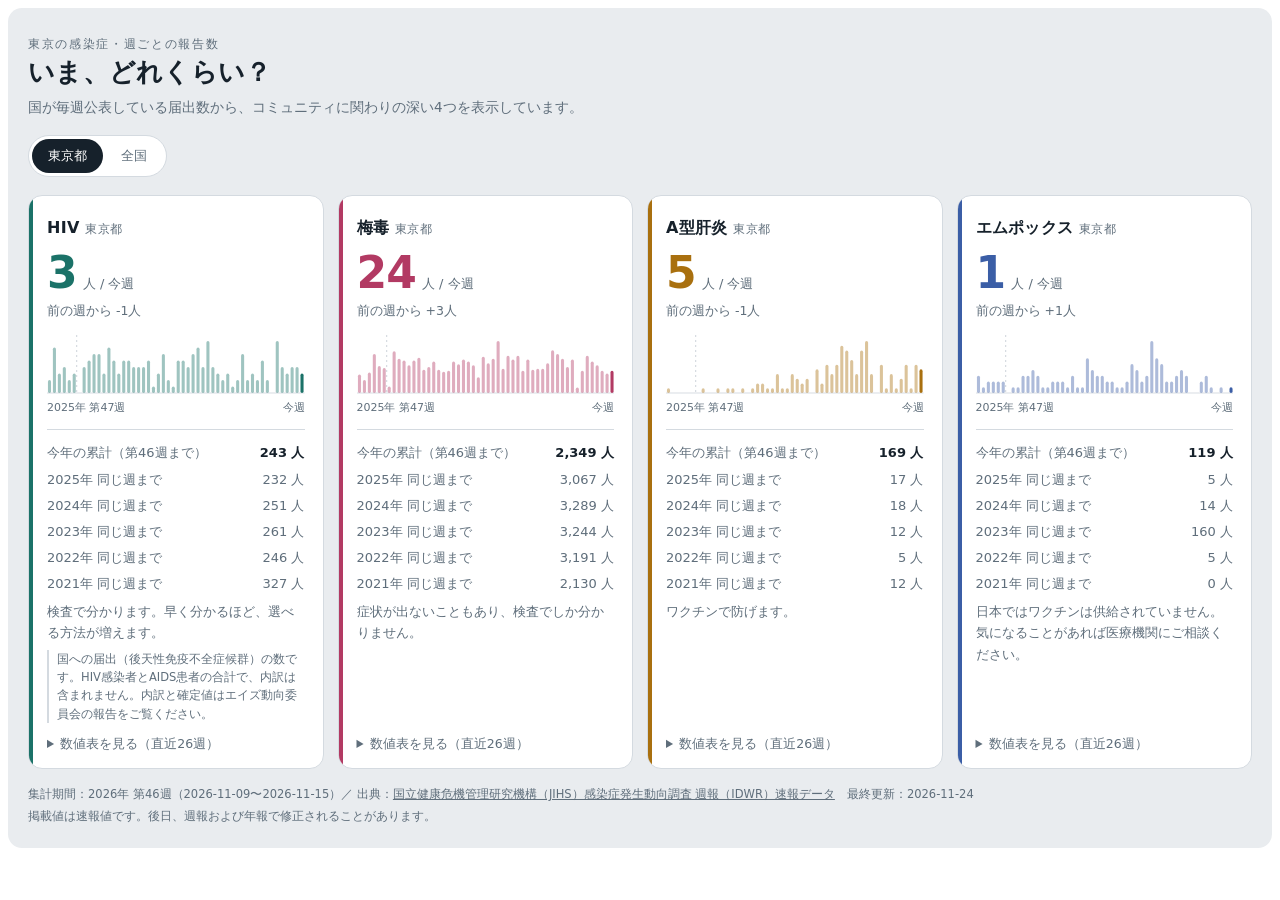
<file: index.html>
<!DOCTYPE html>
<html lang="ja"><head><meta charset="utf-8">
<meta name="viewport" content="width=device-width,initial-scale=1">
<title>東京の感染症 いま、どれくらい？ | akta</title>
<style>
 html,body{margin:0;padding:0;background:transparent;
   font-family:"Hiragino Kaku Gothic ProN","Hiragino Sans","Yu Gothic Medium",system-ui,sans-serif}
 body{padding:8px}
</style>
</head><body>
<!-- ============================================================
     akta 感染症ダッシュボード（ベータ）
     このブロックを WordPress の「カスタムHTML」ブロックに貼るだけで動きます。
     data-src に data.json のURLを指定してください。
     ============================================================ -->
<div id="akta-idwr" data-src="https://akta-jp.github.io/akta-idwr/data.json">
  <div class="ai-head">
    <p class="ai-eyebrow">東京の感染症・週ごとの報告数</p>
    <h2 class="ai-title">いま、どれくらい？</h2>
    <p class="ai-lede">国が毎週公表している届出数から、コミュニティに関わりの深い4つを表示しています。</p>
    <div class="ai-controls" role="group" aria-label="表示する地域">
      <button type="button" class="ai-seg is-on" data-scope="tokyo">東京都</button>
      <button type="button" class="ai-seg" data-scope="national">全国</button>
    </div>
  </div>

  <div class="ai-status" role="status">読み込み中…</div>
  <div class="ai-grid" hidden></div>

  <footer class="ai-foot" hidden>
    <p class="ai-src"></p>
    <p class="ai-note"></p>
  </footer>
</div>

<style>
#akta-idwr{
  --ink:#16212B; --muted:#5F6E7B; --line:#D4DAE0; --paper:#FFF; --bg:#E9ECEF;
  --rose:#B23A63; --amber:#A9700F; --indigo:#3B5EA6;
  --r:14px;
  background:var(--bg); color:var(--ink); padding:26px 20px 20px; border-radius:var(--r);
  font-family:"Hiragino Kaku Gothic ProN","Hiragino Sans","Yu Gothic Medium","Meiryo",system-ui,sans-serif;
  line-height:1.7; -webkit-font-smoothing:antialiased;
}
#akta-idwr *{box-sizing:border-box}
#akta-idwr .ai-eyebrow{margin:0 0 2px; font-size:12px; letter-spacing:.14em; color:var(--muted)}
#akta-idwr .ai-title{margin:0 0 6px; font-size:26px; font-weight:700; letter-spacing:.01em; line-height:1.3}
#akta-idwr .ai-lede{margin:0 0 16px; font-size:13.5px; color:var(--muted); max-width:44em}
#akta-idwr .ai-controls{display:inline-flex; background:var(--paper); border:1px solid var(--line); border-radius:999px; padding:3px; gap:2px}
#akta-idwr .ai-seg{
  appearance:none; border:0; background:transparent; color:var(--muted); cursor:pointer;
  font:inherit; font-size:13px; padding:6px 16px; border-radius:999px;
}
#akta-idwr .ai-seg.is-on{background:var(--ink); color:#fff}
#akta-idwr .ai-seg:focus-visible{outline:2px solid var(--indigo); outline-offset:2px}
#akta-idwr .ai-status{margin:18px 0 0; font-size:13px; color:var(--muted)}
#akta-idwr .ai-grid{display:grid; gap:14px; margin-top:18px; grid-template-columns:repeat(auto-fit,minmax(228px,1fr))}

#akta-idwr .ai-card{background:var(--paper); border:1px solid var(--line); border-radius:var(--r); padding:18px 18px 14px; position:relative; overflow:hidden; display:flex; flex-direction:column}
#akta-idwr .ai-card::before{content:""; position:absolute; inset:0 auto 0 0; width:4px; background:var(--c)}
#akta-idwr .ai-name{margin:0; font-size:16px; font-weight:700; letter-spacing:.02em}
#akta-idwr .ai-scope{font-size:11.5px; color:var(--muted); font-weight:400; margin-left:.5em}
#akta-idwr .ai-big{display:flex; align-items:baseline; gap:6px; margin:10px 0 0}
#akta-idwr .ai-num{font-size:44px; font-weight:700; line-height:1; letter-spacing:-.02em; font-variant-numeric:tabular-nums; color:var(--c)}
#akta-idwr .ai-unit{font-size:13px; color:var(--muted)}
#akta-idwr .ai-delta{font-size:12.5px; color:var(--muted); font-variant-numeric:tabular-nums; margin:4px 0 0}
#akta-idwr .ai-strip{display:block; width:100%; height:64px; margin:12px 0 2px}
#akta-idwr .ai-axis{display:flex; justify-content:space-between; font-size:11px; color:var(--muted); font-variant-numeric:tabular-nums}
#akta-idwr .ai-rows{margin:12px 0 0; border-top:1px solid var(--line); padding-top:10px; font-size:13px}
#akta-idwr .ai-row{display:flex; justify-content:space-between; gap:10px; padding:2px 0}
#akta-idwr .ai-row dt{color:var(--muted); margin:0}
#akta-idwr .ai-row dd{margin:0; font-variant-numeric:tabular-nums; font-weight:700; white-space:nowrap}
/* 過去年の行は主役ではない。太字を外してグレーに落とし、今年の数字との階層をつける。 */
#akta-idwr .ai-row.is-past dd{font-weight:400; color:var(--muted)}
#akta-idwr .ai-caveat{margin:6px 0 0; font-size:11.5px; line-height:1.6; color:var(--muted); border-left:2px solid var(--line); padding-left:8px}
#akta-idwr details{margin-top:auto; padding-top:10px; font-size:12.5px}
#akta-idwr summary{cursor:pointer; color:var(--muted)}
#akta-idwr summary:focus-visible{outline:2px solid var(--indigo); outline-offset:2px}
#akta-idwr table{width:100%; border-collapse:collapse; margin-top:8px; font-size:12px; font-variant-numeric:tabular-nums}
#akta-idwr th,#akta-idwr td{text-align:right; padding:3px 4px; border-bottom:1px solid var(--line)}
#akta-idwr th:first-child,#akta-idwr td:first-child{text-align:left}
#akta-idwr .ai-tablewrap{max-height:210px; overflow:auto}

#akta-idwr .ai-demo{display:inline-block; margin-top:10px; font-size:12px; background:#FFF3CD; border:1px solid #E4CF8A; color:#6B5310; padding:4px 10px; border-radius:999px}
#akta-idwr .ai-foot{margin-top:16px; font-size:11.5px; color:var(--muted)}
#akta-idwr .ai-foot p{margin:2px 0}
#akta-idwr .ai-foot a{color:var(--muted)}
@media (max-width:520px){
  #akta-idwr{padding:20px 14px 14px}
  #akta-idwr .ai-title{font-size:22px}
  #akta-idwr .ai-num{font-size:38px}
}
</style>

<script>
(function () {
  var root = document.getElementById('akta-idwr');
  if (!root || root.dataset.init) return;
  root.dataset.init = '1';

  // note … カードに出す一言（aktaのメッセージング。ここは必ず自分たちの言葉に）
  // caveat … データの読み方の但し書き（消さないこと）
  var META = {
    hiv:         { label: 'HIV',         color: '#1B7268',
                   note: '検査で分かります。早く分かるほど、選べる方法が増えます。',
                   caveat: '国への届出（後天性免疫不全症候群）の数です。HIV感染者とAIDS患者の合計で、内訳は含まれません。内訳と確定値はエイズ動向委員会の報告をご覧ください。' },
    syphilis:    { label: '梅毒',        color: '#B23A63',
                   note: '症状が出ないこともあり、検査でしか分かりません。' },
    hepatitis_a: { label: 'A型肝炎',     color: '#A9700F',
                   note: 'ワクチンで防げます。' },
    mpox:        { label: 'エムポックス', color: '#3B5EA6',
                   note: '日本ではワクチンは供給されていません。気になることがあれば医療機関にご相談ください。' }
  };
  var ORDER = ['hiv', 'syphilis', 'hepatitis_a', 'mpox'];
  var SPAN = 52;
  // 過去何年分の「同じ週までの累計」を並置するか。
  // データが無い年は自動的に飛ばすので、大きくしても壊れません（2023年以前は要バックフィル）。
  var PAST_YEARS = 5;

  var statusEl = root.querySelector('.ai-status');
  var gridEl   = root.querySelector('.ai-grid');
  var footEl   = root.querySelector('.ai-foot');
  var scope = 'tokyo';
  var DATA = null;

  var nf = function (n) { return (n == null) ? '—' : Number(n).toLocaleString('ja-JP'); };

  function fail(msg) {
    statusEl.hidden = false;
    statusEl.textContent = msg;
  }

  function strip(series, color) {
    // 週ごとの縦ストローク。最新週だけ太く、年の変わり目にヘアラインを引く。
    var n = series.length, W = 300, H = 64, pad = 6;
    var max = 0, i;
    for (i = 0; i < n; i++) max = Math.max(max, series[i].v || 0);
    var step = W / n, bw = Math.max(1.6, step * 0.62);
    var svg = ['<svg class="ai-strip" viewBox="0 0 ' + W + ' ' + H + '" preserveAspectRatio="none" role="img" aria-hidden="true">'];
    svg.push('<line x1="0" y1="' + (H - 4) + '" x2="' + W + '" y2="' + (H - 4) + '" stroke="#D4DAE0" stroke-width="1"/>');
    for (i = 0; i < n; i++) {
      var d = series[i], x = i * step + (step - bw) / 2;
      if (d.week === 1 && i > 0) {
        svg.push('<line x1="' + (i * step) + '" y1="2" x2="' + (i * step) + '" y2="' + (H - 4) + '" stroke="#C9D0D7" stroke-width="1" stroke-dasharray="2 3"/>');
      }
      var h = max > 0 ? Math.max(d.v > 0 ? 2 : 0, (d.v / max) * (H - pad - 6)) : 0;
      var last = (i === n - 1);
      svg.push('<rect x="' + x.toFixed(2) + '" y="' + (H - 4 - h).toFixed(2) + '" width="' + bw.toFixed(2) +
               '" height="' + h.toFixed(2) + '" rx="' + (bw / 2).toFixed(2) + '" fill="' + color + '" opacity="' + (last ? 1 : .42) + '"/>');
    }
    svg.push('</svg>');
    return svg.join('');
  }

  function table(series) {
    var rows = series.slice().reverse().slice(0, 26).map(function (d) {
      return '<tr><td>' + d.year + '年 第' + d.week + '週</td><td>' + nf(d.v) + '</td></tr>';
    }).join('');
    return '<details><summary>数値表を見る（直近26週）</summary><div class="ai-tablewrap"><table>' +
           '<thead><tr><th>週</th><th>報告数</th></tr></thead><tbody>' + rows + '</tbody></table></div></details>';
  }

  function render() {
    var weeks = DATA.weeks;
    if (!weeks || !weeks.length) return fail('表示できるデータがありません。data.json を確認してください。');
    var latest = weeks[weeks.length - 1];
    var scopeLabel = scope === 'tokyo' ? '東京都' : '全国';

    gridEl.innerHTML = ORDER.filter(function (k) { return latest.metrics && latest.metrics[k]; }).map(function (k) {
      var meta = META[k];
      var series = weeks.slice(-SPAN).map(function (w) {
        var m = w.metrics[k] && w.metrics[k][scope];
        return { year: w.year, week: w.week, v: m ? m.week : null };
      });
      var cur = latest.metrics[k][scope] || {};
      var prev = weeks.length > 1 ? (weeks[weeks.length - 2].metrics[k] || {})[scope] : null;
      var diff = (cur.week != null && prev && prev.week != null) ? cur.week - prev.week : null;

      // 過去年の「同じ週までの累計」を実数で並べる。
      // 比率（前年比%）は母数の小さい疾患で暴れるうえ、何と何を比べたのかが読み手に見えない。
      // 実数を並べれば、読み手が自分で比較できる。
      var past = [];
      for (var y = 1; y <= PAST_YEARS; y++) {
        var ty = latest.year - y, hit = null;
        for (var i = 0; i < weeks.length; i++) {
          if (weeks[i].year === ty && weeks[i].week === latest.week) { hit = weeks[i]; break; }
        }
        var pm = hit && hit.metrics[k] ? hit.metrics[k][scope] : null;
        if (pm && pm.cum != null) past.push({ year: ty, cum: pm.cum });
      }

      var allZero = series.every(function (d) { return !d.v; });

      return '<article class="ai-card" style="--c:' + meta.color + '">' +
        '<h3 class="ai-name">' + meta.label + '<span class="ai-scope">' + scopeLabel + '</span></h3>' +
        '<p class="ai-big"><span class="ai-num">' + nf(cur.week) + '</span><span class="ai-unit">人 / 今週</span></p>' +
        '<p class="ai-delta">' + (diff == null ? '&nbsp;' : '前の週から ' + (diff > 0 ? '+' : '') + nf(diff) + '人') + '</p>' +
        strip(series, meta.color) +
        '<div class="ai-axis"><span>' + series[0].year + '年 第' + series[0].week + '週</span><span>今週</span></div>' +
        (allZero ? '<p class="ai-delta">この期間の報告は0件です。</p>' : '') +
        '<dl class="ai-rows">' +
          '<div class="ai-row"><dt>今年の累計（第' + latest.week + '週まで）</dt><dd>' + nf(cur.cum) + ' 人</dd></div>' +
          past.map(function (p) {
            return '<div class="ai-row is-past"><dt>' + p.year + '年 同じ週まで</dt><dd>' + nf(p.cum) + ' 人</dd></div>';
          }).join('') +
        '</dl>' +
        '<p class="ai-delta">' + meta.note + '</p>' +
        (meta.caveat ? '<p class="ai-caveat">' + meta.caveat + '</p>' : '') +
        table(series) +
      '</article>';
    }).join('');

    var src = DATA.source || {};
    footEl.querySelector('.ai-src').innerHTML =
      '集計期間：' + latest.year + '年 第' + latest.week + '週（' + latest.start + '〜' + latest.end + '）／ ' +
      '出典：<a href="' + (src.url || '#') + '" target="_blank" rel="noopener">' + (src.name || 'IDWR') + '</a>' +
      (DATA.generated_at ? '　最終更新：' + DATA.generated_at.slice(0, 10) : '');
    footEl.querySelector('.ai-note').textContent = src.note || '';
    if (DATA.demo) {
      gridEl.insertAdjacentHTML('beforebegin', '<p class="ai-demo">デモデータを表示しています（実際の報告数ではありません）</p>');
    }
    statusEl.hidden = true;
    gridEl.hidden = false;
    footEl.hidden = false;
  }

  root.querySelectorAll('.ai-seg').forEach(function (b) {
    b.addEventListener('click', function () {
      root.querySelectorAll('.ai-seg').forEach(function (o) { o.classList.remove('is-on'); });
      b.classList.add('is-on');
      scope = b.dataset.scope;
      if (DATA) render();
    });
  });

  var inline = document.getElementById('akta-idwr-fallback');
  if (inline) {
    try { DATA = JSON.parse(inline.textContent); render(); return; } catch (e) {}
  }

  fetch(root.dataset.src, { cache: 'no-cache' })
    .then(function (r) { if (!r.ok) throw new Error(r.status); return r.json(); })
    .then(function (j) { DATA = j; render(); })
    .catch(function () { fail('データを読み込めませんでした。data.json のURLと公開設定を確認してください。'); });
})();
</script>

<script>
// iframeで読み込まれたとき、高さを親に通知して縦スクロールを消す
(function(){
  function post(){
    var h = document.documentElement.scrollHeight;
    parent.postMessage({ aktaIdwrHeight: h }, '*');
  }
  new ResizeObserver(post).observe(document.body);
  window.addEventListener('load', post);
})();
</script>
</body></html>
</file>
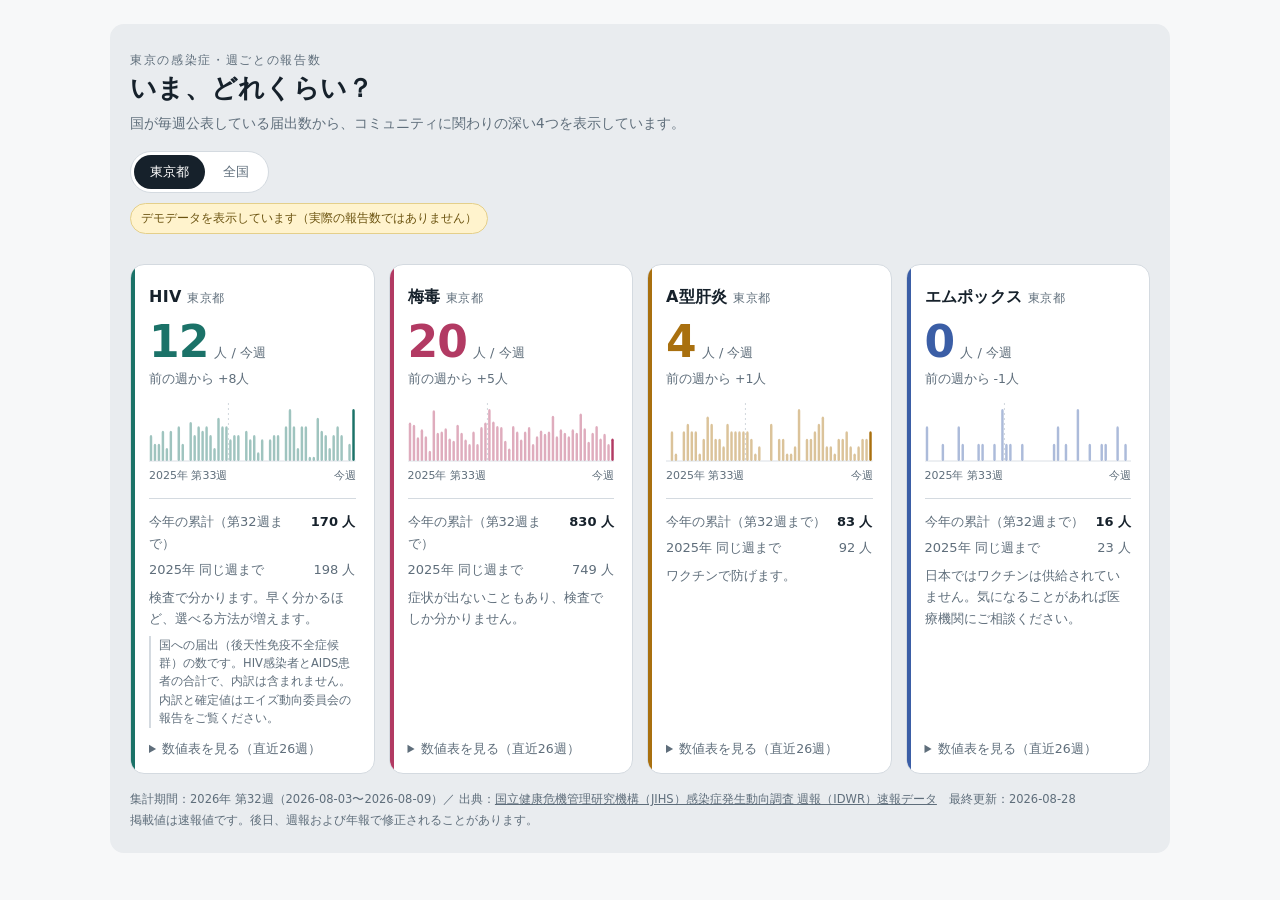
<file: preview.html>
<!DOCTYPE html>
<html lang="ja"><head><meta charset="utf-8">
<meta name="viewport" content="width=device-width,initial-scale=1">
<title>akta 感染症ダッシュボード（プレビュー）</title>
<style>body{margin:0;padding:24px;background:#F7F8F9;font-family:"Hiragino Kaku Gothic ProN",system-ui,sans-serif}
.wrap{max-width:1060px;margin:0 auto}</style>
</head><body><div class="wrap">
<script type="application/json" id="akta-idwr-fallback">{
 "demo": true,
 "generated_at": "2026-08-28T12:23:51+00:00",
 "source": {
  "name": "国立健康危機管理研究機構（JIHS）感染症発生動向調査 週報（IDWR）速報データ",
  "url": "https://id-info.jihs.go.jp/surveillance/idwr/index.html",
  "note": "掲載値は速報値です。後日、週報および年報で修正されることがあります。"
 },
 "diseases": {
  "hiv": "HIV",
  "syphilis": "梅毒",
  "hepatitis_a": "A型肝炎",
  "mpox": "エムポックス"
 },
 "weeks": [
  {
   "year": 2025,
   "week": 1,
   "start": "2024-12-30",
   "end": "2025-01-05",
   "metrics": {
    "hiv": {
     "national": {
      "week": 16,
      "cum": 16
     },
     "tokyo": {
      "week": 7,
      "cum": 7
     }
    },
    "syphilis": {
     "national": {
      "week": 130,
      "cum": 130
     },
     "tokyo": {
      "week": 23,
      "cum": 23
     }
    },
    "hepatitis_a": {
     "national": {
      "week": 5,
      "cum": 5
     },
     "tokyo": {
      "week": 2,
      "cum": 2
     }
    },
    "mpox": {
     "national": {
      "week": 6,
      "cum": 6
     },
     "tokyo": {
      "week": 1,
      "cum": 1
     }
    }
   }
  },
  {
   "year": 2025,
   "week": 2,
   "start": "2025-01-06",
   "end": "2025-01-12",
   "metrics": {
    "hiv": {
     "national": {
      "week": 24,
      "cum": 40
     },
     "tokyo": {
      "week": 6,
      "cum": 13
     }
    },
    "syphilis": {
     "national": {
      "week": 155,
      "cum": 285
     },
     "tokyo": {
      "week": 27,
      "cum": 50
     }
    },
    "hepatitis_a": {
     "national": {
      "week": 1,
      "cum": 6
     },
     "tokyo": {
      "week": 4,
      "cum": 6
     }
    },
    "mpox": {
     "national": {
      "week": 4,
      "cum": 10
     },
     "tokyo": {
      "week": 1,
      "cum": 2
     }
    }
   }
  },
  {
   "year": 2025,
   "week": 3,
   "start": "2025-01-13",
   "end": "2025-01-19",
   "metrics": {
    "hiv": {
     "national": {
      "week": 7,
      "cum": 47
     },
     "tokyo": {
      "week": 0,
      "cum": 13
     }
    },
    "syphilis": {
     "national": {
      "week": 104,
      "cum": 389
     },
     "tokyo": {
      "week": 22,
      "cum": 72
     }
    },
    "hepatitis_a": {
     "national": {
      "week": 12,
      "cum": 18
     },
     "tokyo": {
      "week": 2,
      "cum": 8
     }
    },
    "mpox": {
     "national": {
      "week": 4,
      "cum": 14
     },
     "tokyo": {
      "week": 0,
      "cum": 2
     }
    }
   }
  },
  {
   "year": 2025,
   "week": 4,
   "start": "2025-01-20",
   "end": "2025-01-26",
   "metrics": {
    "hiv": {
     "national": {
      "week": 19,
      "cum": 66
     },
     "tokyo": {
      "week": 7,
      "cum": 20
     }
    },
    "syphilis": {
     "national": {
      "week": 113,
      "cum": 502
     },
     "tokyo": {
      "week": 39,
      "cum": 111
     }
    },
    "hepatitis_a": {
     "national": {
      "week": 14,
      "cum": 32
     },
     "tokyo": {
      "week": 5,
      "cum": 13
     }
    },
    "mpox": {
     "national": {
      "week": 1,
      "cum": 15
     },
     "tokyo": {
      "week": 0,
      "cum": 2
     }
    }
   }
  },
  {
   "year": 2025,
   "week": 5,
   "start": "2025-01-27",
   "end": "2025-02-02",
   "metrics": {
    "hiv": {
     "national": {
      "week": 15,
      "cum": 81
     },
     "tokyo": {
      "week": 5,
      "cum": 25
     }
    },
    "syphilis": {
     "national": {
      "week": 165,
      "cum": 667
     },
     "tokyo": {
      "week": 27,
      "cum": 138
     }
    },
    "hepatitis_a": {
     "national": {
      "week": 8,
      "cum": 40
     },
     "tokyo": {
      "week": 1,
      "cum": 14
     }
    },
    "mpox": {
     "national": {
      "week": 1,
      "cum": 16
     },
     "tokyo": {
      "week": 2,
      "cum": 4
     }
    }
   }
  },
  {
   "year": 2025,
   "week": 6,
   "start": "2025-02-03",
   "end": "2025-02-09",
   "metrics": {
    "hiv": {
     "national": {
      "week": 13,
      "cum": 94
     },
     "tokyo": {
      "week": 6,
      "cum": 31
     }
    },
    "syphilis": {
     "national": {
      "week": 157,
      "cum": 824
     },
     "tokyo": {
      "week": 14,
      "cum": 152
     }
    },
    "hepatitis_a": {
     "national": {
      "week": 11,
      "cum": 51
     },
     "tokyo": {
      "week": 5,
      "cum": 19
     }
    },
    "mpox": {
     "national": {
      "week": 0,
      "cum": 16
     },
     "tokyo": {
      "week": 0,
      "cum": 4
     }
    }
   }
  },
  {
   "year": 2025,
   "week": 7,
   "start": "2025-02-10",
   "end": "2025-02-16",
   "metrics": {
    "hiv": {
     "national": {
      "week": 17,
      "cum": 111
     },
     "tokyo": {
      "week": 3,
      "cum": 34
     }
    },
    "syphilis": {
     "national": {
      "week": 159,
      "cum": 983
     },
     "tokyo": {
      "week": 25,
      "cum": 177
     }
    },
    "hepatitis_a": {
     "national": {
      "week": 2,
      "cum": 53
     },
     "tokyo": {
      "week": 4,
      "cum": 23
     }
    },
    "mpox": {
     "national": {
      "week": 5,
      "cum": 21
     },
     "tokyo": {
      "week": 1,
      "cum": 5
     }
    }
   }
  },
  {
   "year": 2025,
   "week": 8,
   "start": "2025-02-17",
   "end": "2025-02-23",
   "metrics": {
    "hiv": {
     "national": {
      "week": 26,
      "cum": 137
     },
     "tokyo": {
      "week": 7,
      "cum": 41
     }
    },
    "syphilis": {
     "national": {
      "week": 144,
      "cum": 1127
     },
     "tokyo": {
      "week": 15,
      "cum": 192
     }
    },
    "hepatitis_a": {
     "national": {
      "week": 14,
      "cum": 67
     },
     "tokyo": {
      "week": 1,
      "cum": 24
     }
    },
    "mpox": {
     "national": {
      "week": 1,
      "cum": 22
     },
     "tokyo": {
      "week": 0,
      "cum": 5
     }
    }
   }
  },
  {
   "year": 2025,
   "week": 9,
   "start": "2025-02-24",
   "end": "2025-03-02",
   "metrics": {
    "hiv": {
     "national": {
      "week": 12,
      "cum": 149
     },
     "tokyo": {
      "week": 4,
      "cum": 45
     }
    },
    "syphilis": {
     "national": {
      "week": 191,
      "cum": 1318
     },
     "tokyo": {
      "week": 9,
      "cum": 201
     }
    },
    "hepatitis_a": {
     "national": {
      "week": 2,
      "cum": 69
     },
     "tokyo": {
      "week": 3,
      "cum": 27
     }
    },
    "mpox": {
     "national": {
      "week": 7,
      "cum": 29
     },
     "tokyo": {
      "week": 1,
      "cum": 6
     }
    }
   }
  },
  {
   "year": 2025,
   "week": 10,
   "start": "2025-03-03",
   "end": "2025-03-09",
   "metrics": {
    "hiv": {
     "national": {
      "week": 6,
      "cum": 155
     },
     "tokyo": {
      "week": 0,
      "cum": 45
     }
    },
    "syphilis": {
     "national": {
      "week": 154,
      "cum": 1472
     },
     "tokyo": {
      "week": 20,
      "cum": 221
     }
    },
    "hepatitis_a": {
     "national": {
      "week": 4,
      "cum": 73
     },
     "tokyo": {
      "week": 4,
      "cum": 31
     }
    },
    "mpox": {
     "national": {
      "week": 6,
      "cum": 35
     },
     "tokyo": {
      "week": 1,
      "cum": 7
     }
    }
   }
  },
  {
   "year": 2025,
   "week": 11,
   "start": "2025-03-10",
   "end": "2025-03-16",
   "metrics": {
    "hiv": {
     "national": {
      "week": 19,
      "cum": 174
     },
     "tokyo": {
      "week": 7,
      "cum": 52
     }
    },
    "syphilis": {
     "national": {
      "week": 203,
      "cum": 1675
     },
     "tokyo": {
      "week": 30,
      "cum": 251
     }
    },
    "hepatitis_a": {
     "national": {
      "week": 14,
      "cum": 87
     },
     "tokyo": {
      "week": 4,
      "cum": 35
     }
    },
    "mpox": {
     "national": {
      "week": 0,
      "cum": 35
     },
     "tokyo": {
      "week": 2,
      "cum": 9
     }
    }
   }
  },
  {
   "year": 2025,
   "week": 12,
   "start": "2025-03-17",
   "end": "2025-03-23",
   "metrics": {
    "hiv": {
     "national": {
      "week": 23,
      "cum": 197
     },
     "tokyo": {
      "week": 7,
      "cum": 59
     }
    },
    "syphilis": {
     "national": {
      "week": 61,
      "cum": 1736
     },
     "tokyo": {
      "week": 20,
      "cum": 271
     }
    },
    "hepatitis_a": {
     "national": {
      "week": 16,
      "cum": 103
     },
     "tokyo": {
      "week": 0,
      "cum": 35
     }
    },
    "mpox": {
     "national": {
      "week": 2,
      "cum": 37
     },
     "tokyo": {
      "week": 2,
      "cum": 11
     }
    }
   }
  },
  {
   "year": 2025,
   "week": 13,
   "start": "2025-03-24",
   "end": "2025-03-30",
   "metrics": {
    "hiv": {
     "national": {
      "week": 10,
      "cum": 207
     },
     "tokyo": {
      "week": 10,
      "cum": 69
     }
    },
    "syphilis": {
     "national": {
      "week": 162,
      "cum": 1898
     },
     "tokyo": {
      "week": 24,
      "cum": 295
     }
    },
    "hepatitis_a": {
     "national": {
      "week": 12,
      "cum": 115
     },
     "tokyo": {
      "week": 4,
      "cum": 39
     }
    },
    "mpox": {
     "national": {
      "week": 3,
      "cum": 40
     },
     "tokyo": {
      "week": 2,
      "cum": 13
     }
    }
   }
  },
  {
   "year": 2025,
   "week": 14,
   "start": "2025-03-31",
   "end": "2025-04-06",
   "metrics": {
    "hiv": {
     "national": {
      "week": 14,
      "cum": 221
     },
     "tokyo": {
      "week": 4,
      "cum": 73
     }
    },
    "syphilis": {
     "national": {
      "week": 181,
      "cum": 2079
     },
     "tokyo": {
      "week": 26,
      "cum": 321
     }
    },
    "hepatitis_a": {
     "national": {
      "week": 5,
      "cum": 120
     },
     "tokyo": {
      "week": 4,
      "cum": 43
     }
    },
    "mpox": {
     "national": {
      "week": 7,
      "cum": 47
     },
     "tokyo": {
      "week": 0,
      "cum": 13
     }
    }
   }
  },
  {
   "year": 2025,
   "week": 15,
   "start": "2025-04-07",
   "end": "2025-04-13",
   "metrics": {
    "hiv": {
     "national": {
      "week": 9,
      "cum": 230
     },
     "tokyo": {
      "week": 5,
      "cum": 78
     }
    },
    "syphilis": {
     "national": {
      "week": 134,
      "cum": 2213
     },
     "tokyo": {
      "week": 23,
      "cum": 344
     }
    },
    "hepatitis_a": {
     "national": {
      "week": 19,
      "cum": 139
     },
     "tokyo": {
      "week": 0,
      "cum": 43
     }
    },
    "mpox": {
     "national": {
      "week": 6,
      "cum": 53
     },
     "tokyo": {
      "week": 0,
      "cum": 13
     }
    }
   }
  },
  {
   "year": 2025,
   "week": 16,
   "start": "2025-04-14",
   "end": "2025-04-20",
   "metrics": {
    "hiv": {
     "national": {
      "week": 13,
      "cum": 243
     },
     "tokyo": {
      "week": 7,
      "cum": 85
     }
    },
    "syphilis": {
     "national": {
      "week": 185,
      "cum": 2398
     },
     "tokyo": {
      "week": 32,
      "cum": 376
     }
    },
    "hepatitis_a": {
     "national": {
      "week": 13,
      "cum": 152
     },
     "tokyo": {
      "week": 3,
      "cum": 46
     }
    },
    "mpox": {
     "national": {
      "week": 3,
      "cum": 56
     },
     "tokyo": {
      "week": 1,
      "cum": 14
     }
    }
   }
  },
  {
   "year": 2025,
   "week": 17,
   "start": "2025-04-21",
   "end": "2025-04-27",
   "metrics": {
    "hiv": {
     "national": {
      "week": 16,
      "cum": 259
     },
     "tokyo": {
      "week": 6,
      "cum": 91
     }
    },
    "syphilis": {
     "national": {
      "week": 162,
      "cum": 2560
     },
     "tokyo": {
      "week": 26,
      "cum": 402
     }
    },
    "hepatitis_a": {
     "national": {
      "week": 15,
      "cum": 167
     },
     "tokyo": {
      "week": 4,
      "cum": 50
     }
    },
    "mpox": {
     "national": {
      "week": 9,
      "cum": 65
     },
     "tokyo": {
      "week": 1,
      "cum": 15
     }
    }
   }
  },
  {
   "year": 2025,
   "week": 18,
   "start": "2025-04-28",
   "end": "2025-05-04",
   "metrics": {
    "hiv": {
     "national": {
      "week": 15,
      "cum": 274
     },
     "tokyo": {
      "week": 4,
      "cum": 95
     }
    },
    "syphilis": {
     "national": {
      "week": 139,
      "cum": 2699
     },
     "tokyo": {
      "week": 33,
      "cum": 435
     }
    },
    "hepatitis_a": {
     "national": {
      "week": 8,
      "cum": 175
     },
     "tokyo": {
      "week": 3,
      "cum": 53
     }
    },
    "mpox": {
     "national": {
      "week": 8,
      "cum": 73
     },
     "tokyo": {
      "week": 0,
      "cum": 15
     }
    }
   }
  },
  {
   "year": 2025,
   "week": 19,
   "start": "2025-05-05",
   "end": "2025-05-11",
   "metrics": {
    "hiv": {
     "national": {
      "week": 11,
      "cum": 285
     },
     "tokyo": {
      "week": 6,
      "cum": 101
     }
    },
    "syphilis": {
     "national": {
      "week": 155,
      "cum": 2854
     },
     "tokyo": {
      "week": 27,
      "cum": 462
     }
    },
    "hepatitis_a": {
     "national": {
      "week": 8,
      "cum": 183
     },
     "tokyo": {
      "week": 4,
      "cum": 57
     }
    },
    "mpox": {
     "national": {
      "week": 3,
      "cum": 76
     },
     "tokyo": {
      "week": 0,
      "cum": 15
     }
    }
   }
  },
  {
   "year": 2025,
   "week": 20,
   "start": "2025-05-12",
   "end": "2025-05-18",
   "metrics": {
    "hiv": {
     "national": {
      "week": 32,
      "cum": 317
     },
     "tokyo": {
      "week": 7,
      "cum": 108
     }
    },
    "syphilis": {
     "national": {
      "week": 117,
      "cum": 2971
     },
     "tokyo": {
      "week": 25,
      "cum": 487
     }
    },
    "hepatitis_a": {
     "national": {
      "week": 9,
      "cum": 192
     },
     "tokyo": {
      "week": 2,
      "cum": 59
     }
    },
    "mpox": {
     "national": {
      "week": 0,
      "cum": 76
     },
     "tokyo": {
      "week": 0,
      "cum": 15
     }
    }
   }
  },
  {
   "year": 2025,
   "week": 21,
   "start": "2025-05-19",
   "end": "2025-05-25",
   "metrics": {
    "hiv": {
     "national": {
      "week": 24,
      "cum": 341
     },
     "tokyo": {
      "week": 2,
      "cum": 110
     }
    },
    "syphilis": {
     "national": {
      "week": 137,
      "cum": 3108
     },
     "tokyo": {
      "week": 33,
      "cum": 520
     }
    },
    "hepatitis_a": {
     "national": {
      "week": 16,
      "cum": 208
     },
     "tokyo": {
      "week": 5,
      "cum": 64
     }
    },
    "mpox": {
     "national": {
      "week": 0,
      "cum": 76
     },
     "tokyo": {
      "week": 0,
      "cum": 15
     }
    }
   }
  },
  {
   "year": 2025,
   "week": 22,
   "start": "2025-05-26",
   "end": "2025-06-01",
   "metrics": {
    "hiv": {
     "national": {
      "week": 15,
      "cum": 356
     },
     "tokyo": {
      "week": 7,
      "cum": 117
     }
    },
    "syphilis": {
     "national": {
      "week": 183,
      "cum": 3291
     },
     "tokyo": {
      "week": 4,
      "cum": 524
     }
    },
    "hepatitis_a": {
     "national": {
      "week": 17,
      "cum": 225
     },
     "tokyo": {
      "week": 0,
      "cum": 64
     }
    },
    "mpox": {
     "national": {
      "week": 5,
      "cum": 81
     },
     "tokyo": {
      "week": 0,
      "cum": 15
     }
    }
   }
  },
  {
   "year": 2025,
   "week": 23,
   "start": "2025-06-02",
   "end": "2025-06-08",
   "metrics": {
    "hiv": {
     "national": {
      "week": 19,
      "cum": 375
     },
     "tokyo": {
      "week": 9,
      "cum": 126
     }
    },
    "syphilis": {
     "national": {
      "week": 134,
      "cum": 3425
     },
     "tokyo": {
      "week": 27,
      "cum": 551
     }
    },
    "hepatitis_a": {
     "national": {
      "week": 15,
      "cum": 240
     },
     "tokyo": {
      "week": 3,
      "cum": 67
     }
    },
    "mpox": {
     "national": {
      "week": 2,
      "cum": 83
     },
     "tokyo": {
      "week": 2,
      "cum": 17
     }
    }
   }
  },
  {
   "year": 2025,
   "week": 24,
   "start": "2025-06-09",
   "end": "2025-06-15",
   "metrics": {
    "hiv": {
     "national": {
      "week": 24,
      "cum": 399
     },
     "tokyo": {
      "week": 5,
      "cum": 131
     }
    },
    "syphilis": {
     "national": {
      "week": 249,
      "cum": 3674
     },
     "tokyo": {
      "week": 16,
      "cum": 567
     }
    },
    "hepatitis_a": {
     "national": {
      "week": 16,
      "cum": 256
     },
     "tokyo": {
      "week": 2,
      "cum": 69
     }
    },
    "mpox": {
     "national": {
      "week": 3,
      "cum": 86
     },
     "tokyo": {
      "week": 1,
      "cum": 18
     }
    }
   }
  },
  {
   "year": 2025,
   "week": 25,
   "start": "2025-06-16",
   "end": "2025-06-22",
   "metrics": {
    "hiv": {
     "national": {
      "week": 19,
      "cum": 418
     },
     "tokyo": {
      "week": 7,
      "cum": 138
     }
    },
    "syphilis": {
     "national": {
      "week": 78,
      "cum": 3752
     },
     "tokyo": {
      "week": 13,
      "cum": 580
     }
    },
    "hepatitis_a": {
     "national": {
      "week": 14,
      "cum": 270
     },
     "tokyo": {
      "week": 1,
      "cum": 70
     }
    },
    "mpox": {
     "national": {
      "week": 0,
      "cum": 86
     },
     "tokyo": {
      "week": 0,
      "cum": 18
     }
    }
   }
  },
  {
   "year": 2025,
   "week": 26,
   "start": "2025-06-23",
   "end": "2025-06-29",
   "metrics": {
    "hiv": {
     "national": {
      "week": 25,
      "cum": 443
     },
     "tokyo": {
      "week": 8,
      "cum": 146
     }
    },
    "syphilis": {
     "national": {
      "week": 198,
      "cum": 3950
     },
     "tokyo": {
      "week": 18,
      "cum": 598
     }
    },
    "hepatitis_a": {
     "national": {
      "week": 11,
      "cum": 281
     },
     "tokyo": {
      "week": 0,
      "cum": 70
     }
    },
    "mpox": {
     "national": {
      "week": 5,
      "cum": 91
     },
     "tokyo": {
      "week": 2,
      "cum": 20
     }
    }
   }
  },
  {
   "year": 2025,
   "week": 27,
   "start": "2025-06-30",
   "end": "2025-07-06",
   "metrics": {
    "hiv": {
     "national": {
      "week": 12,
      "cum": 455
     },
     "tokyo": {
      "week": 10,
      "cum": 156
     }
    },
    "syphilis": {
     "national": {
      "week": 179,
      "cum": 4129
     },
     "tokyo": {
      "week": 24,
      "cum": 622
     }
    },
    "hepatitis_a": {
     "national": {
      "week": 0,
      "cum": 281
     },
     "tokyo": {
      "week": 5,
      "cum": 75
     }
    },
    "mpox": {
     "national": {
      "week": 2,
      "cum": 93
     },
     "tokyo": {
      "week": 0,
      "cum": 20
     }
    }
   }
  },
  {
   "year": 2025,
   "week": 28,
   "start": "2025-07-07",
   "end": "2025-07-13",
   "metrics": {
    "hiv": {
     "national": {
      "week": 20,
      "cum": 475
     },
     "tokyo": {
      "week": 7,
      "cum": 163
     }
    },
    "syphilis": {
     "national": {
      "week": 199,
      "cum": 4328
     },
     "tokyo": {
      "week": 17,
      "cum": 639
     }
    },
    "hepatitis_a": {
     "national": {
      "week": 17,
      "cum": 298
     },
     "tokyo": {
      "week": 5,
      "cum": 80
     }
    },
    "mpox": {
     "national": {
      "week": 7,
      "cum": 100
     },
     "tokyo": {
      "week": 0,
      "cum": 20
     }
    }
   }
  },
  {
   "year": 2025,
   "week": 29,
   "start": "2025-07-14",
   "end": "2025-07-20",
   "metrics": {
    "hiv": {
     "national": {
      "week": 13,
      "cum": 488
     },
     "tokyo": {
      "week": 9,
      "cum": 172
     }
    },
    "syphilis": {
     "national": {
      "week": 144,
      "cum": 4472
     },
     "tokyo": {
      "week": 26,
      "cum": 665
     }
    },
    "hepatitis_a": {
     "national": {
      "week": 19,
      "cum": 317
     },
     "tokyo": {
      "week": 2,
      "cum": 82
     }
    },
    "mpox": {
     "national": {
      "week": 0,
      "cum": 100
     },
     "tokyo": {
      "week": 0,
      "cum": 20
     }
    }
   }
  },
  {
   "year": 2025,
   "week": 30,
   "start": "2025-07-21",
   "end": "2025-07-27",
   "metrics": {
    "hiv": {
     "national": {
      "week": 6,
      "cum": 494
     },
     "tokyo": {
      "week": 8,
      "cum": 180
     }
    },
    "syphilis": {
     "national": {
      "week": 152,
      "cum": 4624
     },
     "tokyo": {
      "week": 21,
      "cum": 686
     }
    },
    "hepatitis_a": {
     "national": {
      "week": 10,
      "cum": 327
     },
     "tokyo": {
      "week": 4,
      "cum": 86
     }
    },
    "mpox": {
     "national": {
      "week": 3,
      "cum": 103
     },
     "tokyo": {
      "week": 2,
      "cum": 22
     }
    }
   }
  },
  {
   "year": 2025,
   "week": 31,
   "start": "2025-07-28",
   "end": "2025-08-03",
   "metrics": {
    "hiv": {
     "national": {
      "week": 17,
      "cum": 511
     },
     "tokyo": {
      "week": 9,
      "cum": 189
     }
    },
    "syphilis": {
     "national": {
      "week": 199,
      "cum": 4823
     },
     "tokyo": {
      "week": 38,
      "cum": 724
     }
    },
    "hepatitis_a": {
     "national": {
      "week": 6,
      "cum": 333
     },
     "tokyo": {
      "week": 4,
      "cum": 90
     }
    },
    "mpox": {
     "national": {
      "week": 0,
      "cum": 103
     },
     "tokyo": {
      "week": 0,
      "cum": 22
     }
    }
   }
  },
  {
   "year": 2025,
   "week": 32,
   "start": "2025-08-04",
   "end": "2025-08-10",
   "metrics": {
    "hiv": {
     "national": {
      "week": 6,
      "cum": 517
     },
     "tokyo": {
      "week": 9,
      "cum": 198
     }
    },
    "syphilis": {
     "national": {
      "week": 90,
      "cum": 4913
     },
     "tokyo": {
      "week": 25,
      "cum": 749
     }
    },
    "hepatitis_a": {
     "national": {
      "week": 9,
      "cum": 342
     },
     "tokyo": {
      "week": 2,
      "cum": 92
     }
    },
    "mpox": {
     "national": {
      "week": 1,
      "cum": 104
     },
     "tokyo": {
      "week": 1,
      "cum": 23
     }
    }
   }
  },
  {
   "year": 2025,
   "week": 33,
   "start": "2025-08-11",
   "end": "2025-08-17",
   "metrics": {
    "hiv": {
     "national": {
      "week": 28,
      "cum": 545
     },
     "tokyo": {
      "week": 6,
      "cum": 204
     }
    },
    "syphilis": {
     "national": {
      "week": 161,
      "cum": 5074
     },
     "tokyo": {
      "week": 34,
      "cum": 783
     }
    },
    "hepatitis_a": {
     "national": {
      "week": 9,
      "cum": 351
     },
     "tokyo": {
      "week": 0,
      "cum": 92
     }
    },
    "mpox": {
     "national": {
      "week": 1,
      "cum": 105
     },
     "tokyo": {
      "week": 2,
      "cum": 25
     }
    }
   }
  },
  {
   "year": 2025,
   "week": 34,
   "start": "2025-08-18",
   "end": "2025-08-24",
   "metrics": {
    "hiv": {
     "national": {
      "week": 8,
      "cum": 553
     },
     "tokyo": {
      "week": 4,
      "cum": 208
     }
    },
    "syphilis": {
     "national": {
      "week": 180,
      "cum": 5254
     },
     "tokyo": {
      "week": 32,
      "cum": 815
     }
    },
    "hepatitis_a": {
     "national": {
      "week": 11,
      "cum": 362
     },
     "tokyo": {
      "week": 4,
      "cum": 96
     }
    },
    "mpox": {
     "national": {
      "week": 3,
      "cum": 108
     },
     "tokyo": {
      "week": 0,
      "cum": 25
     }
    }
   }
  },
  {
   "year": 2025,
   "week": 35,
   "start": "2025-08-25",
   "end": "2025-08-31",
   "metrics": {
    "hiv": {
     "national": {
      "week": 8,
      "cum": 561
     },
     "tokyo": {
      "week": 4,
      "cum": 212
     }
    },
    "syphilis": {
     "national": {
      "week": 176,
      "cum": 5430
     },
     "tokyo": {
      "week": 21,
      "cum": 836
     }
    },
    "hepatitis_a": {
     "national": {
      "week": 5,
      "cum": 367
     },
     "tokyo": {
      "week": 1,
      "cum": 97
     }
    },
    "mpox": {
     "national": {
      "week": 0,
      "cum": 108
     },
     "tokyo": {
      "week": 0,
      "cum": 25
     }
    }
   }
  },
  {
   "year": 2025,
   "week": 36,
   "start": "2025-09-01",
   "end": "2025-09-07",
   "metrics": {
    "hiv": {
     "national": {
      "week": 10,
      "cum": 571
     },
     "tokyo": {
      "week": 7,
      "cum": 219
     }
    },
    "syphilis": {
     "national": {
      "week": 45,
      "cum": 5475
     },
     "tokyo": {
      "week": 28,
      "cum": 864
     }
    },
    "hepatitis_a": {
     "national": {
      "week": 7,
      "cum": 374
     },
     "tokyo": {
      "week": 0,
      "cum": 97
     }
    },
    "mpox": {
     "national": {
      "week": 5,
      "cum": 113
     },
     "tokyo": {
      "week": 0,
      "cum": 25
     }
    }
   }
  },
  {
   "year": 2025,
   "week": 37,
   "start": "2025-09-08",
   "end": "2025-09-14",
   "metrics": {
    "hiv": {
     "national": {
      "week": 4,
      "cum": 575
     },
     "tokyo": {
      "week": 3,
      "cum": 222
     }
    },
    "syphilis": {
     "national": {
      "week": 151,
      "cum": 5626
     },
     "tokyo": {
      "week": 22,
      "cum": 886
     }
    },
    "hepatitis_a": {
     "national": {
      "week": 15,
      "cum": 389
     },
     "tokyo": {
      "week": 4,
      "cum": 101
     }
    },
    "mpox": {
     "national": {
      "week": 4,
      "cum": 117
     },
     "tokyo": {
      "week": 1,
      "cum": 26
     }
    }
   }
  },
  {
   "year": 2025,
   "week": 38,
   "start": "2025-09-15",
   "end": "2025-09-21",
   "metrics": {
    "hiv": {
     "national": {
      "week": 26,
      "cum": 601
     },
     "tokyo": {
      "week": 7,
      "cum": 229
     }
    },
    "syphilis": {
     "national": {
      "week": 158,
      "cum": 5784
     },
     "tokyo": {
      "week": 9,
      "cum": 895
     }
    },
    "hepatitis_a": {
     "national": {
      "week": 16,
      "cum": 405
     },
     "tokyo": {
      "week": 5,
      "cum": 106
     }
    },
    "mpox": {
     "national": {
      "week": 2,
      "cum": 119
     },
     "tokyo": {
      "week": 0,
      "cum": 26
     }
    }
   }
  },
  {
   "year": 2025,
   "week": 39,
   "start": "2025-09-22",
   "end": "2025-09-28",
   "metrics": {
    "hiv": {
     "national": {
      "week": 29,
      "cum": 630
     },
     "tokyo": {
      "week": 0,
      "cum": 229
     }
    },
    "syphilis": {
     "national": {
      "week": 158,
      "cum": 5942
     },
     "tokyo": {
      "week": 45,
      "cum": 940
     }
    },
    "hepatitis_a": {
     "national": {
      "week": 5,
      "cum": 410
     },
     "tokyo": {
      "week": 4,
      "cum": 110
     }
    },
    "mpox": {
     "national": {
      "week": 8,
      "cum": 127
     },
     "tokyo": {
      "week": 0,
      "cum": 26
     }
    }
   }
  },
  {
   "year": 2025,
   "week": 40,
   "start": "2025-09-29",
   "end": "2025-10-05",
   "metrics": {
    "hiv": {
     "national": {
      "week": 21,
      "cum": 651
     },
     "tokyo": {
      "week": 8,
      "cum": 237
     }
    },
    "syphilis": {
     "national": {
      "week": 103,
      "cum": 6045
     },
     "tokyo": {
      "week": 25,
      "cum": 965
     }
    },
    "hepatitis_a": {
     "national": {
      "week": 12,
      "cum": 422
     },
     "tokyo": {
      "week": 4,
      "cum": 114
     }
    },
    "mpox": {
     "national": {
      "week": 2,
      "cum": 129
     },
     "tokyo": {
      "week": 0,
      "cum": 26
     }
    }
   }
  },
  {
   "year": 2025,
   "week": 41,
   "start": "2025-10-06",
   "end": "2025-10-12",
   "metrics": {
    "hiv": {
     "national": {
      "week": 11,
      "cum": 662
     },
     "tokyo": {
      "week": 4,
      "cum": 241
     }
    },
    "syphilis": {
     "national": {
      "week": 175,
      "cum": 6220
     },
     "tokyo": {
      "week": 26,
      "cum": 991
     }
    },
    "hepatitis_a": {
     "national": {
      "week": 5,
      "cum": 427
     },
     "tokyo": {
      "week": 1,
      "cum": 115
     }
    },
    "mpox": {
     "national": {
      "week": 11,
      "cum": 140
     },
     "tokyo": {
      "week": 2,
      "cum": 28
     }
    }
   }
  },
  {
   "year": 2025,
   "week": 42,
   "start": "2025-10-13",
   "end": "2025-10-19",
   "metrics": {
    "hiv": {
     "national": {
      "week": 21,
      "cum": 683
     },
     "tokyo": {
      "week": 0,
      "cum": 241
     }
    },
    "syphilis": {
     "national": {
      "week": 164,
      "cum": 6384
     },
     "tokyo": {
      "week": 29,
      "cum": 1020
     }
    },
    "hepatitis_a": {
     "national": {
      "week": 21,
      "cum": 448
     },
     "tokyo": {
      "week": 3,
      "cum": 118
     }
    },
    "mpox": {
     "national": {
      "week": 2,
      "cum": 142
     },
     "tokyo": {
      "week": 1,
      "cum": 29
     }
    }
   }
  },
  {
   "year": 2025,
   "week": 43,
   "start": "2025-10-20",
   "end": "2025-10-26",
   "metrics": {
    "hiv": {
     "national": {
      "week": 6,
      "cum": 689
     },
     "tokyo": {
      "week": 9,
      "cum": 250
     }
    },
    "syphilis": {
     "national": {
      "week": 152,
      "cum": 6536
     },
     "tokyo": {
      "week": 20,
      "cum": 1040
     }
    },
    "hepatitis_a": {
     "national": {
      "week": 18,
      "cum": 466
     },
     "tokyo": {
      "week": 6,
      "cum": 124
     }
    },
    "mpox": {
     "national": {
      "week": 0,
      "cum": 142
     },
     "tokyo": {
      "week": 0,
      "cum": 29
     }
    }
   }
  },
  {
   "year": 2025,
   "week": 44,
   "start": "2025-10-27",
   "end": "2025-11-02",
   "metrics": {
    "hiv": {
     "national": {
      "week": 19,
      "cum": 708
     },
     "tokyo": {
      "week": 6,
      "cum": 256
     }
    },
    "syphilis": {
     "national": {
      "week": 124,
      "cum": 6660
     },
     "tokyo": {
      "week": 18,
      "cum": 1058
     }
    },
    "hepatitis_a": {
     "national": {
      "week": 23,
      "cum": 489
     },
     "tokyo": {
      "week": 5,
      "cum": 129
     }
    },
    "mpox": {
     "national": {
      "week": 0,
      "cum": 142
     },
     "tokyo": {
      "week": 0,
      "cum": 29
     }
    }
   }
  },
  {
   "year": 2025,
   "week": 45,
   "start": "2025-11-03",
   "end": "2025-11-09",
   "metrics": {
    "hiv": {
     "national": {
      "week": 28,
      "cum": 736
     },
     "tokyo": {
      "week": 8,
      "cum": 264
     }
    },
    "syphilis": {
     "national": {
      "week": 212,
      "cum": 6872
     },
     "tokyo": {
      "week": 32,
      "cum": 1090
     }
    },
    "hepatitis_a": {
     "national": {
      "week": 5,
      "cum": 494
     },
     "tokyo": {
      "week": 3,
      "cum": 132
     }
    },
    "mpox": {
     "national": {
      "week": 0,
      "cum": 142
     },
     "tokyo": {
      "week": 0,
      "cum": 29
     }
    }
   }
  },
  {
   "year": 2025,
   "week": 46,
   "start": "2025-11-10",
   "end": "2025-11-16",
   "metrics": {
    "hiv": {
     "national": {
      "week": 17,
      "cum": 753
     },
     "tokyo": {
      "week": 7,
      "cum": 271
     }
    },
    "syphilis": {
     "national": {
      "week": 110,
      "cum": 6982
     },
     "tokyo": {
      "week": 25,
      "cum": 1115
     }
    },
    "hepatitis_a": {
     "national": {
      "week": 13,
      "cum": 507
     },
     "tokyo": {
      "week": 3,
      "cum": 135
     }
    },
    "mpox": {
     "national": {
      "week": 4,
      "cum": 146
     },
     "tokyo": {
      "week": 1,
      "cum": 30
     }
    }
   }
  },
  {
   "year": 2025,
   "week": 47,
   "start": "2025-11-17",
   "end": "2025-11-23",
   "metrics": {
    "hiv": {
     "national": {
      "week": 16,
      "cum": 769
     },
     "tokyo": {
      "week": 8,
      "cum": 279
     }
    },
    "syphilis": {
     "national": {
      "week": 141,
      "cum": 7123
     },
     "tokyo": {
      "week": 19,
      "cum": 1134
     }
    },
    "hepatitis_a": {
     "national": {
      "week": 7,
      "cum": 514
     },
     "tokyo": {
      "week": 2,
      "cum": 137
     }
    },
    "mpox": {
     "national": {
      "week": 2,
      "cum": 148
     },
     "tokyo": {
      "week": 1,
      "cum": 31
     }
    }
   }
  },
  {
   "year": 2025,
   "week": 48,
   "start": "2025-11-24",
   "end": "2025-11-30",
   "metrics": {
    "hiv": {
     "national": {
      "week": 17,
      "cum": 786
     },
     "tokyo": {
      "week": 6,
      "cum": 285
     }
    },
    "syphilis": {
     "national": {
      "week": 134,
      "cum": 7257
     },
     "tokyo": {
      "week": 15,
      "cum": 1149
     }
    },
    "hepatitis_a": {
     "national": {
      "week": 13,
      "cum": 527
     },
     "tokyo": {
      "week": 5,
      "cum": 142
     }
    },
    "mpox": {
     "national": {
      "week": 4,
      "cum": 152
     },
     "tokyo": {
      "week": 0,
      "cum": 31
     }
    }
   }
  },
  {
   "year": 2025,
   "week": 49,
   "start": "2025-12-01",
   "end": "2025-12-07",
   "metrics": {
    "hiv": {
     "national": {
      "week": 20,
      "cum": 806
     },
     "tokyo": {
      "week": 3,
      "cum": 288
     }
    },
    "syphilis": {
     "national": {
      "week": 64,
      "cum": 7321
     },
     "tokyo": {
      "week": 26,
      "cum": 1175
     }
    },
    "hepatitis_a": {
     "national": {
      "week": 5,
      "cum": 532
     },
     "tokyo": {
      "week": 4,
      "cum": 146
     }
    },
    "mpox": {
     "national": {
      "week": 0,
      "cum": 152
     },
     "tokyo": {
      "week": 0,
      "cum": 31
     }
    }
   }
  },
  {
   "year": 2025,
   "week": 50,
   "start": "2025-12-08",
   "end": "2025-12-14",
   "metrics": {
    "hiv": {
     "national": {
      "week": 11,
      "cum": 817
     },
     "tokyo": {
      "week": 10,
      "cum": 298
     }
    },
    "syphilis": {
     "national": {
      "week": 124,
      "cum": 7445
     },
     "tokyo": {
      "week": 15,
      "cum": 1190
     }
    },
    "hepatitis_a": {
     "national": {
      "week": 6,
      "cum": 538
     },
     "tokyo": {
      "week": 4,
      "cum": 150
     }
    },
    "mpox": {
     "national": {
      "week": 4,
      "cum": 156
     },
     "tokyo": {
      "week": 1,
      "cum": 32
     }
    }
   }
  },
  {
   "year": 2025,
   "week": 51,
   "start": "2025-12-15",
   "end": "2025-12-21",
   "metrics": {
    "hiv": {
     "national": {
      "week": 26,
      "cum": 843
     },
     "tokyo": {
      "week": 8,
      "cum": 306
     }
    },
    "syphilis": {
     "national": {
      "week": 139,
      "cum": 7584
     },
     "tokyo": {
      "week": 30,
      "cum": 1220
     }
    },
    "hepatitis_a": {
     "national": {
      "week": 20,
      "cum": 558
     },
     "tokyo": {
      "week": 4,
      "cum": 154
     }
    },
    "mpox": {
     "national": {
      "week": 6,
      "cum": 162
     },
     "tokyo": {
      "week": 0,
      "cum": 32
     }
    }
   }
  },
  {
   "year": 2025,
   "week": 52,
   "start": "2025-12-22",
   "end": "2025-12-28",
   "metrics": {
    "hiv": {
     "national": {
      "week": 17,
      "cum": 860
     },
     "tokyo": {
      "week": 8,
      "cum": 314
     }
    },
    "syphilis": {
     "national": {
      "week": 128,
      "cum": 7712
     },
     "tokyo": {
      "week": 34,
      "cum": 1254
     }
    },
    "hepatitis_a": {
     "national": {
      "week": 14,
      "cum": 572
     },
     "tokyo": {
      "week": 4,
      "cum": 158
     }
    },
    "mpox": {
     "national": {
      "week": 2,
      "cum": 164
     },
     "tokyo": {
      "week": 3,
      "cum": 35
     }
    }
   }
  },
  {
   "year": 2026,
   "week": 1,
   "start": "2025-12-29",
   "end": "2026-01-04",
   "metrics": {
    "hiv": {
     "national": {
      "week": 25,
      "cum": 25
     },
     "tokyo": {
      "week": 5,
      "cum": 5
     }
    },
    "syphilis": {
     "national": {
      "week": 143,
      "cum": 143
     },
     "tokyo": {
      "week": 46,
      "cum": 46
     }
    },
    "hepatitis_a": {
     "national": {
      "week": 8,
      "cum": 8
     },
     "tokyo": {
      "week": 4,
      "cum": 4
     }
    },
    "mpox": {
     "national": {
      "week": 5,
      "cum": 5
     },
     "tokyo": {
      "week": 1,
      "cum": 1
     }
    }
   }
  },
  {
   "year": 2026,
   "week": 2,
   "start": "2026-01-05",
   "end": "2026-01-11",
   "metrics": {
    "hiv": {
     "national": {
      "week": 10,
      "cum": 35
     },
     "tokyo": {
      "week": 6,
      "cum": 11
     }
    },
    "syphilis": {
     "national": {
      "week": 154,
      "cum": 297
     },
     "tokyo": {
      "week": 35,
      "cum": 81
     }
    },
    "hepatitis_a": {
     "national": {
      "week": 15,
      "cum": 23
     },
     "tokyo": {
      "week": 3,
      "cum": 7
     }
    },
    "mpox": {
     "national": {
      "week": 5,
      "cum": 10
     },
     "tokyo": {
      "week": 1,
      "cum": 2
     }
    }
   }
  },
  {
   "year": 2026,
   "week": 3,
   "start": "2026-01-12",
   "end": "2026-01-18",
   "metrics": {
    "hiv": {
     "national": {
      "week": 19,
      "cum": 54
     },
     "tokyo": {
      "week": 6,
      "cum": 17
     }
    },
    "syphilis": {
     "national": {
      "week": 130,
      "cum": 427
     },
     "tokyo": {
      "week": 31,
      "cum": 112
     }
    },
    "hepatitis_a": {
     "national": {
      "week": 4,
      "cum": 27
     },
     "tokyo": {
      "week": 1,
      "cum": 8
     }
    },
    "mpox": {
     "national": {
      "week": 3,
      "cum": 13
     },
     "tokyo": {
      "week": 0,
      "cum": 2
     }
    }
   }
  },
  {
   "year": 2026,
   "week": 4,
   "start": "2026-01-19",
   "end": "2026-01-25",
   "metrics": {
    "hiv": {
     "national": {
      "week": 15,
      "cum": 69
     },
     "tokyo": {
      "week": 0,
      "cum": 17
     }
    },
    "syphilis": {
     "national": {
      "week": 112,
      "cum": 539
     },
     "tokyo": {
      "week": 30,
      "cum": 142
     }
    },
    "hepatitis_a": {
     "national": {
      "week": 14,
      "cum": 41
     },
     "tokyo": {
      "week": 2,
      "cum": 10
     }
    },
    "mpox": {
     "national": {
      "week": 2,
      "cum": 15
     },
     "tokyo": {
      "week": 0,
      "cum": 2
     }
    }
   }
  },
  {
   "year": 2026,
   "week": 5,
   "start": "2026-01-26",
   "end": "2026-02-01",
   "metrics": {
    "hiv": {
     "national": {
      "week": 28,
      "cum": 97
     },
     "tokyo": {
      "week": 7,
      "cum": 24
     }
    },
    "syphilis": {
     "national": {
      "week": 183,
      "cum": 722
     },
     "tokyo": {
      "week": 18,
      "cum": 160
     }
    },
    "hepatitis_a": {
     "national": {
      "week": 9,
      "cum": 50
     },
     "tokyo": {
      "week": 0,
      "cum": 10
     }
    },
    "mpox": {
     "national": {
      "week": 5,
      "cum": 20
     },
     "tokyo": {
      "week": 1,
      "cum": 3
     }
    }
   }
  },
  {
   "year": 2026,
   "week": 6,
   "start": "2026-02-02",
   "end": "2026-02-08",
   "metrics": {
    "hiv": {
     "national": {
      "week": 6,
      "cum": 103
     },
     "tokyo": {
      "week": 5,
      "cum": 29
     }
    },
    "syphilis": {
     "national": {
      "week": 165,
      "cum": 887
     },
     "tokyo": {
      "week": 11,
      "cum": 171
     }
    },
    "hepatitis_a": {
     "national": {
      "week": 0,
      "cum": 50
     },
     "tokyo": {
      "week": 0,
      "cum": 10
     }
    },
    "mpox": {
     "national": {
      "week": 1,
      "cum": 21
     },
     "tokyo": {
      "week": 0,
      "cum": 3
     }
    }
   }
  },
  {
   "year": 2026,
   "week": 7,
   "start": "2026-02-09",
   "end": "2026-02-15",
   "metrics": {
    "hiv": {
     "national": {
      "week": 18,
      "cum": 121
     },
     "tokyo": {
      "week": 6,
      "cum": 35
     }
    },
    "syphilis": {
     "national": {
      "week": 165,
      "cum": 1052
     },
     "tokyo": {
      "week": 31,
      "cum": 202
     }
    },
    "hepatitis_a": {
     "national": {
      "week": 20,
      "cum": 70
     },
     "tokyo": {
      "week": 5,
      "cum": 15
     }
    },
    "mpox": {
     "national": {
      "week": 0,
      "cum": 21
     },
     "tokyo": {
      "week": 0,
      "cum": 3
     }
    }
   }
  },
  {
   "year": 2026,
   "week": 8,
   "start": "2026-02-16",
   "end": "2026-02-22",
   "metrics": {
    "hiv": {
     "national": {
      "week": 11,
      "cum": 132
     },
     "tokyo": {
      "week": 2,
      "cum": 37
     }
    },
    "syphilis": {
     "national": {
      "week": 136,
      "cum": 1188
     },
     "tokyo": {
      "week": 26,
      "cum": 228
     }
    },
    "hepatitis_a": {
     "national": {
      "week": 13,
      "cum": 83
     },
     "tokyo": {
      "week": 0,
      "cum": 15
     }
    },
    "mpox": {
     "national": {
      "week": 0,
      "cum": 21
     },
     "tokyo": {
      "week": 0,
      "cum": 3
     }
    }
   }
  },
  {
   "year": 2026,
   "week": 9,
   "start": "2026-02-23",
   "end": "2026-03-01",
   "metrics": {
    "hiv": {
     "national": {
      "week": 16,
      "cum": 148
     },
     "tokyo": {
      "week": 5,
      "cum": 42
     }
    },
    "syphilis": {
     "national": {
      "week": 137,
      "cum": 1325
     },
     "tokyo": {
      "week": 19,
      "cum": 247
     }
    },
    "hepatitis_a": {
     "national": {
      "week": 15,
      "cum": 98
     },
     "tokyo": {
      "week": 3,
      "cum": 18
     }
    },
    "mpox": {
     "national": {
      "week": 2,
      "cum": 23
     },
     "tokyo": {
      "week": 0,
      "cum": 3
     }
    }
   }
  },
  {
   "year": 2026,
   "week": 10,
   "start": "2026-03-02",
   "end": "2026-03-08",
   "metrics": {
    "hiv": {
     "national": {
      "week": 16,
      "cum": 164
     },
     "tokyo": {
      "week": 0,
      "cum": 42
     }
    },
    "syphilis": {
     "national": {
      "week": 100,
      "cum": 1425
     },
     "tokyo": {
      "week": 26,
      "cum": 273
     }
    },
    "hepatitis_a": {
     "national": {
      "week": 1,
      "cum": 99
     },
     "tokyo": {
      "week": 3,
      "cum": 21
     }
    },
    "mpox": {
     "national": {
      "week": 3,
      "cum": 26
     },
     "tokyo": {
      "week": 0,
      "cum": 3
     }
    }
   }
  },
  {
   "year": 2026,
   "week": 11,
   "start": "2026-03-09",
   "end": "2026-03-15",
   "metrics": {
    "hiv": {
     "national": {
      "week": 16,
      "cum": 180
     },
     "tokyo": {
      "week": 5,
      "cum": 47
     }
    },
    "syphilis": {
     "national": {
      "week": 158,
      "cum": 1583
     },
     "tokyo": {
      "week": 30,
      "cum": 303
     }
    },
    "hepatitis_a": {
     "national": {
      "week": 10,
      "cum": 109
     },
     "tokyo": {
      "week": 1,
      "cum": 22
     }
    },
    "mpox": {
     "national": {
      "week": 2,
      "cum": 28
     },
     "tokyo": {
      "week": 0,
      "cum": 3
     }
    }
   }
  },
  {
   "year": 2026,
   "week": 12,
   "start": "2026-03-16",
   "end": "2026-03-22",
   "metrics": {
    "hiv": {
     "national": {
      "week": 22,
      "cum": 202
     },
     "tokyo": {
      "week": 6,
      "cum": 53
     }
    },
    "syphilis": {
     "national": {
      "week": 111,
      "cum": 1694
     },
     "tokyo": {
      "week": 15,
      "cum": 318
     }
    },
    "hepatitis_a": {
     "national": {
      "week": 8,
      "cum": 117
     },
     "tokyo": {
      "week": 1,
      "cum": 23
     }
    },
    "mpox": {
     "national": {
      "week": 0,
      "cum": 28
     },
     "tokyo": {
      "week": 0,
      "cum": 3
     }
    }
   }
  },
  {
   "year": 2026,
   "week": 13,
   "start": "2026-03-23",
   "end": "2026-03-29",
   "metrics": {
    "hiv": {
     "national": {
      "week": 15,
      "cum": 217
     },
     "tokyo": {
      "week": 6,
      "cum": 59
     }
    },
    "syphilis": {
     "national": {
      "week": 160,
      "cum": 1854
     },
     "tokyo": {
      "week": 22,
      "cum": 340
     }
    },
    "hepatitis_a": {
     "national": {
      "week": 24,
      "cum": 141
     },
     "tokyo": {
      "week": 2,
      "cum": 25
     }
    },
    "mpox": {
     "national": {
      "week": 6,
      "cum": 34
     },
     "tokyo": {
      "week": 1,
      "cum": 4
     }
    }
   }
  },
  {
   "year": 2026,
   "week": 14,
   "start": "2026-03-30",
   "end": "2026-04-05",
   "metrics": {
    "hiv": {
     "national": {
      "week": 24,
      "cum": 241
     },
     "tokyo": {
      "week": 0,
      "cum": 59
     }
    },
    "syphilis": {
     "national": {
      "week": 109,
      "cum": 1963
     },
     "tokyo": {
      "week": 27,
      "cum": 367
     }
    },
    "hepatitis_a": {
     "national": {
      "week": 14,
      "cum": 155
     },
     "tokyo": {
      "week": 7,
      "cum": 32
     }
    },
    "mpox": {
     "national": {
      "week": 3,
      "cum": 37
     },
     "tokyo": {
      "week": 2,
      "cum": 6
     }
    }
   }
  },
  {
   "year": 2026,
   "week": 15,
   "start": "2026-04-06",
   "end": "2026-04-12",
   "metrics": {
    "hiv": {
     "national": {
      "week": 22,
      "cum": 263
     },
     "tokyo": {
      "week": 8,
      "cum": 67
     }
    },
    "syphilis": {
     "national": {
      "week": 160,
      "cum": 2123
     },
     "tokyo": {
      "week": 24,
      "cum": 391
     }
    },
    "hepatitis_a": {
     "national": {
      "week": 14,
      "cum": 169
     },
     "tokyo": {
      "week": 0,
      "cum": 32
     }
    },
    "mpox": {
     "national": {
      "week": 6,
      "cum": 43
     },
     "tokyo": {
      "week": 0,
      "cum": 6
     }
    }
   }
  },
  {
   "year": 2026,
   "week": 16,
   "start": "2026-04-13",
   "end": "2026-04-19",
   "metrics": {
    "hiv": {
     "national": {
      "week": 19,
      "cum": 282
     },
     "tokyo": {
      "week": 12,
      "cum": 79
     }
    },
    "syphilis": {
     "national": {
      "week": 131,
      "cum": 2254
     },
     "tokyo": {
      "week": 26,
      "cum": 417
     }
    },
    "hepatitis_a": {
     "national": {
      "week": 17,
      "cum": 186
     },
     "tokyo": {
      "week": 3,
      "cum": 35
     }
    },
    "mpox": {
     "national": {
      "week": 0,
      "cum": 43
     },
     "tokyo": {
      "week": 1,
      "cum": 7
     }
    }
   }
  },
  {
   "year": 2026,
   "week": 17,
   "start": "2026-04-20",
   "end": "2026-04-26",
   "metrics": {
    "hiv": {
     "national": {
      "week": 21,
      "cum": 303
     },
     "tokyo": {
      "week": 8,
      "cum": 87
     }
    },
    "syphilis": {
     "national": {
      "week": 109,
      "cum": 2363
     },
     "tokyo": {
      "week": 40,
      "cum": 457
     }
    },
    "hepatitis_a": {
     "national": {
      "week": 21,
      "cum": 207
     },
     "tokyo": {
      "week": 3,
      "cum": 38
     }
    },
    "mpox": {
     "national": {
      "week": 3,
      "cum": 46
     },
     "tokyo": {
      "week": 0,
      "cum": 7
     }
    }
   }
  },
  {
   "year": 2026,
   "week": 18,
   "start": "2026-04-27",
   "end": "2026-05-03",
   "metrics": {
    "hiv": {
     "national": {
      "week": 26,
      "cum": 329
     },
     "tokyo": {
      "week": 3,
      "cum": 90
     }
    },
    "syphilis": {
     "national": {
      "week": 166,
      "cum": 2529
     },
     "tokyo": {
      "week": 22,
      "cum": 479
     }
    },
    "hepatitis_a": {
     "national": {
      "week": 6,
      "cum": 213
     },
     "tokyo": {
      "week": 4,
      "cum": 42
     }
    },
    "mpox": {
     "national": {
      "week": 7,
      "cum": 53
     },
     "tokyo": {
      "week": 0,
      "cum": 7
     }
    }
   }
  },
  {
   "year": 2026,
   "week": 19,
   "start": "2026-05-04",
   "end": "2026-05-10",
   "metrics": {
    "hiv": {
     "national": {
      "week": 13,
      "cum": 342
     },
     "tokyo": {
      "week": 8,
      "cum": 98
     }
    },
    "syphilis": {
     "national": {
      "week": 138,
      "cum": 2667
     },
     "tokyo": {
      "week": 28,
      "cum": 507
     }
    },
    "hepatitis_a": {
     "national": {
      "week": 20,
      "cum": 233
     },
     "tokyo": {
      "week": 5,
      "cum": 47
     }
    },
    "mpox": {
     "national": {
      "week": 1,
      "cum": 54
     },
     "tokyo": {
      "week": 3,
      "cum": 10
     }
    }
   }
  },
  {
   "year": 2026,
   "week": 20,
   "start": "2026-05-11",
   "end": "2026-05-17",
   "metrics": {
    "hiv": {
     "national": {
      "week": 18,
      "cum": 360
     },
     "tokyo": {
      "week": 8,
      "cum": 106
     }
    },
    "syphilis": {
     "national": {
      "week": 114,
      "cum": 2781
     },
     "tokyo": {
      "week": 25,
      "cum": 532
     }
    },
    "hepatitis_a": {
     "national": {
      "week": 0,
      "cum": 233
     },
     "tokyo": {
      "week": 6,
      "cum": 53
     }
    },
    "mpox": {
     "national": {
      "week": 7,
      "cum": 61
     },
     "tokyo": {
      "week": 0,
      "cum": 10
     }
    }
   }
  },
  {
   "year": 2026,
   "week": 21,
   "start": "2026-05-18",
   "end": "2026-05-24",
   "metrics": {
    "hiv": {
     "national": {
      "week": 8,
      "cum": 368
     },
     "tokyo": {
      "week": 1,
      "cum": 107
     }
    },
    "syphilis": {
     "national": {
      "week": 187,
      "cum": 2968
     },
     "tokyo": {
      "week": 22,
      "cum": 554
     }
    },
    "hepatitis_a": {
     "national": {
      "week": 10,
      "cum": 243
     },
     "tokyo": {
      "week": 2,
      "cum": 55
     }
    },
    "mpox": {
     "national": {
      "week": 2,
      "cum": 63
     },
     "tokyo": {
      "week": 0,
      "cum": 10
     }
    }
   }
  },
  {
   "year": 2026,
   "week": 22,
   "start": "2026-05-25",
   "end": "2026-05-31",
   "metrics": {
    "hiv": {
     "national": {
      "week": 18,
      "cum": 386
     },
     "tokyo": {
      "week": 1,
      "cum": 108
     }
    },
    "syphilis": {
     "national": {
      "week": 137,
      "cum": 3105
     },
     "tokyo": {
      "week": 28,
      "cum": 582
     }
    },
    "hepatitis_a": {
     "national": {
      "week": 13,
      "cum": 256
     },
     "tokyo": {
      "week": 2,
      "cum": 57
     }
    },
    "mpox": {
     "national": {
      "week": 0,
      "cum": 63
     },
     "tokyo": {
      "week": 1,
      "cum": 11
     }
    }
   }
  },
  {
   "year": 2026,
   "week": 23,
   "start": "2026-06-01",
   "end": "2026-06-07",
   "metrics": {
    "hiv": {
     "national": {
      "week": 15,
      "cum": 401
     },
     "tokyo": {
      "week": 10,
      "cum": 118
     }
    },
    "syphilis": {
     "national": {
      "week": 170,
      "cum": 3275
     },
     "tokyo": {
      "week": 25,
      "cum": 607
     }
    },
    "hepatitis_a": {
     "national": {
      "week": 8,
      "cum": 264
     },
     "tokyo": {
      "week": 1,
      "cum": 58
     }
    },
    "mpox": {
     "national": {
      "week": 0,
      "cum": 63
     },
     "tokyo": {
      "week": 0,
      "cum": 11
     }
    }
   }
  },
  {
   "year": 2026,
   "week": 24,
   "start": "2026-06-08",
   "end": "2026-06-14",
   "metrics": {
    "hiv": {
     "national": {
      "week": 19,
      "cum": 420
     },
     "tokyo": {
      "week": 7,
      "cum": 125
     }
    },
    "syphilis": {
     "national": {
      "week": 162,
      "cum": 3437
     },
     "tokyo": {
      "week": 42,
      "cum": 649
     }
    },
    "hepatitis_a": {
     "national": {
      "week": 6,
      "cum": 270
     },
     "tokyo": {
      "week": 3,
      "cum": 61
     }
    },
    "mpox": {
     "national": {
      "week": 11,
      "cum": 74
     },
     "tokyo": {
      "week": 0,
      "cum": 11
     }
    }
   }
  },
  {
   "year": 2026,
   "week": 25,
   "start": "2026-06-15",
   "end": "2026-06-21",
   "metrics": {
    "hiv": {
     "national": {
      "week": 14,
      "cum": 434
     },
     "tokyo": {
      "week": 6,
      "cum": 131
     }
    },
    "syphilis": {
     "national": {
      "week": 146,
      "cum": 3583
     },
     "tokyo": {
      "week": 29,
      "cum": 678
     }
    },
    "hepatitis_a": {
     "national": {
      "week": 9,
      "cum": 279
     },
     "tokyo": {
      "week": 3,
      "cum": 64
     }
    },
    "mpox": {
     "national": {
      "week": 3,
      "cum": 77
     },
     "tokyo": {
      "week": 1,
      "cum": 12
     }
    }
   }
  },
  {
   "year": 2026,
   "week": 26,
   "start": "2026-06-22",
   "end": "2026-06-28",
   "metrics": {
    "hiv": {
     "national": {
      "week": 6,
      "cum": 440
     },
     "tokyo": {
      "week": 3,
      "cum": 134
     }
    },
    "syphilis": {
     "national": {
      "week": 139,
      "cum": 3722
     },
     "tokyo": {
      "week": 17,
      "cum": 695
     }
    },
    "hepatitis_a": {
     "national": {
      "week": 4,
      "cum": 283
     },
     "tokyo": {
      "week": 4,
      "cum": 68
     }
    },
    "mpox": {
     "national": {
      "week": 1,
      "cum": 78
     },
     "tokyo": {
      "week": 1,
      "cum": 13
     }
    }
   }
  },
  {
   "year": 2026,
   "week": 27,
   "start": "2026-06-29",
   "end": "2026-07-05",
   "metrics": {
    "hiv": {
     "national": {
      "week": 22,
      "cum": 462
     },
     "tokyo": {
      "week": 6,
      "cum": 140
     }
    },
    "syphilis": {
     "national": {
      "week": 160,
      "cum": 3882
     },
     "tokyo": {
      "week": 25,
      "cum": 720
     }
    },
    "hepatitis_a": {
     "national": {
      "week": 2,
      "cum": 285
     },
     "tokyo": {
      "week": 2,
      "cum": 70
     }
    },
    "mpox": {
     "national": {
      "week": 4,
      "cum": 82
     },
     "tokyo": {
      "week": 0,
      "cum": 13
     }
    }
   }
  },
  {
   "year": 2026,
   "week": 28,
   "start": "2026-07-06",
   "end": "2026-07-12",
   "metrics": {
    "hiv": {
     "national": {
      "week": 17,
      "cum": 479
     },
     "tokyo": {
      "week": 8,
      "cum": 148
     }
    },
    "syphilis": {
     "national": {
      "week": 104,
      "cum": 3986
     },
     "tokyo": {
      "week": 31,
      "cum": 751
     }
    },
    "hepatitis_a": {
     "national": {
      "week": 22,
      "cum": 307
     },
     "tokyo": {
      "week": 1,
      "cum": 71
     }
    },
    "mpox": {
     "national": {
      "week": 3,
      "cum": 85
     },
     "tokyo": {
      "week": 0,
      "cum": 13
     }
    }
   }
  },
  {
   "year": 2026,
   "week": 29,
   "start": "2026-07-13",
   "end": "2026-07-19",
   "metrics": {
    "hiv": {
     "national": {
      "week": 27,
      "cum": 506
     },
     "tokyo": {
      "week": 6,
      "cum": 154
     }
    },
    "syphilis": {
     "national": {
      "week": 175,
      "cum": 4161
     },
     "tokyo": {
      "week": 20,
      "cum": 771
     }
    },
    "hepatitis_a": {
     "national": {
      "week": 10,
      "cum": 317
     },
     "tokyo": {
      "week": 2,
      "cum": 73
     }
    },
    "mpox": {
     "national": {
      "week": 0,
      "cum": 85
     },
     "tokyo": {
      "week": 2,
      "cum": 15
     }
    }
   }
  },
  {
   "year": 2026,
   "week": 30,
   "start": "2026-07-20",
   "end": "2026-07-26",
   "metrics": {
    "hiv": {
     "national": {
      "week": 23,
      "cum": 529
     },
     "tokyo": {
      "week": 0,
      "cum": 154
     }
    },
    "syphilis": {
     "national": {
      "week": 169,
      "cum": 4330
     },
     "tokyo": {
      "week": 24,
      "cum": 795
     }
    },
    "hepatitis_a": {
     "national": {
      "week": 13,
      "cum": 330
     },
     "tokyo": {
      "week": 3,
      "cum": 76
     }
    },
    "mpox": {
     "national": {
      "week": 0,
      "cum": 85
     },
     "tokyo": {
      "week": 0,
      "cum": 15
     }
    }
   }
  },
  {
   "year": 2026,
   "week": 31,
   "start": "2026-07-27",
   "end": "2026-08-02",
   "metrics": {
    "hiv": {
     "national": {
      "week": 26,
      "cum": 555
     },
     "tokyo": {
      "week": 4,
      "cum": 158
     }
    },
    "syphilis": {
     "national": {
      "week": 99,
      "cum": 4429
     },
     "tokyo": {
      "week": 15,
      "cum": 810
     }
    },
    "hepatitis_a": {
     "national": {
      "week": 3,
      "cum": 333
     },
     "tokyo": {
      "week": 3,
      "cum": 79
     }
    },
    "mpox": {
     "national": {
      "week": 8,
      "cum": 93
     },
     "tokyo": {
      "week": 1,
      "cum": 16
     }
    }
   }
  },
  {
   "year": 2026,
   "week": 32,
   "start": "2026-08-03",
   "end": "2026-08-09",
   "metrics": {
    "hiv": {
     "national": {
      "week": 19,
      "cum": 574
     },
     "tokyo": {
      "week": 12,
      "cum": 170
     }
    },
    "syphilis": {
     "national": {
      "week": 119,
      "cum": 4548
     },
     "tokyo": {
      "week": 20,
      "cum": 830
     }
    },
    "hepatitis_a": {
     "national": {
      "week": 14,
      "cum": 347
     },
     "tokyo": {
      "week": 4,
      "cum": 83
     }
    },
    "mpox": {
     "national": {
      "week": 0,
      "cum": 93
     },
     "tokyo": {
      "week": 0,
      "cum": 16
     }
    }
   }
  }
 ]
}</script>
<!-- ============================================================
     akta 感染症ダッシュボード（ベータ）
     このブロックを WordPress の「カスタムHTML」ブロックに貼るだけで動きます。
     data-src に data.json のURLを指定してください。
     ============================================================ -->
<div id="akta-idwr" data-src="https://YOUR-USER.github.io/akta-idwr/data.json">
  <div class="ai-head">
    <p class="ai-eyebrow">東京の感染症・週ごとの報告数</p>
    <h2 class="ai-title">いま、どれくらい？</h2>
    <p class="ai-lede">国が毎週公表している届出数から、コミュニティに関わりの深い4つを表示しています。</p>
    <div class="ai-controls" role="group" aria-label="表示する地域">
      <button type="button" class="ai-seg is-on" data-scope="tokyo">東京都</button>
      <button type="button" class="ai-seg" data-scope="national">全国</button>
    </div>
  </div>

  <div class="ai-status" role="status">読み込み中…</div>
  <div class="ai-grid" hidden></div>

  <footer class="ai-foot" hidden>
    <p class="ai-src"></p>
    <p class="ai-note"></p>
  </footer>
</div>

<style>
#akta-idwr{
  --ink:#16212B; --muted:#5F6E7B; --line:#D4DAE0; --paper:#FFF; --bg:#E9ECEF;
  --rose:#B23A63; --amber:#A9700F; --indigo:#3B5EA6;
  --r:14px;
  background:var(--bg); color:var(--ink); padding:26px 20px 20px; border-radius:var(--r);
  font-family:"Hiragino Kaku Gothic ProN","Hiragino Sans","Yu Gothic Medium","Meiryo",system-ui,sans-serif;
  line-height:1.7; -webkit-font-smoothing:antialiased;
}
#akta-idwr *{box-sizing:border-box}
#akta-idwr .ai-eyebrow{margin:0 0 2px; font-size:12px; letter-spacing:.14em; color:var(--muted)}
#akta-idwr .ai-title{margin:0 0 6px; font-size:26px; font-weight:700; letter-spacing:.01em; line-height:1.3}
#akta-idwr .ai-lede{margin:0 0 16px; font-size:13.5px; color:var(--muted); max-width:44em}
#akta-idwr .ai-controls{display:inline-flex; background:var(--paper); border:1px solid var(--line); border-radius:999px; padding:3px; gap:2px}
#akta-idwr .ai-seg{
  appearance:none; border:0; background:transparent; color:var(--muted); cursor:pointer;
  font:inherit; font-size:13px; padding:6px 16px; border-radius:999px;
}
#akta-idwr .ai-seg.is-on{background:var(--ink); color:#fff}
#akta-idwr .ai-seg:focus-visible{outline:2px solid var(--indigo); outline-offset:2px}
#akta-idwr .ai-status{margin:18px 0 0; font-size:13px; color:var(--muted)}
#akta-idwr .ai-grid{display:grid; gap:14px; margin-top:18px; grid-template-columns:repeat(auto-fit,minmax(228px,1fr))}

#akta-idwr .ai-card{background:var(--paper); border:1px solid var(--line); border-radius:var(--r); padding:18px 18px 14px; position:relative; overflow:hidden; display:flex; flex-direction:column}
#akta-idwr .ai-card::before{content:""; position:absolute; inset:0 auto 0 0; width:4px; background:var(--c)}
#akta-idwr .ai-name{margin:0; font-size:16px; font-weight:700; letter-spacing:.02em}
#akta-idwr .ai-scope{font-size:11.5px; color:var(--muted); font-weight:400; margin-left:.5em}
#akta-idwr .ai-big{display:flex; align-items:baseline; gap:6px; margin:10px 0 0}
#akta-idwr .ai-num{font-size:44px; font-weight:700; line-height:1; letter-spacing:-.02em; font-variant-numeric:tabular-nums; color:var(--c)}
#akta-idwr .ai-unit{font-size:13px; color:var(--muted)}
#akta-idwr .ai-delta{font-size:12.5px; color:var(--muted); font-variant-numeric:tabular-nums; margin:4px 0 0}
#akta-idwr .ai-strip{display:block; width:100%; height:64px; margin:12px 0 2px}
#akta-idwr .ai-axis{display:flex; justify-content:space-between; font-size:11px; color:var(--muted); font-variant-numeric:tabular-nums}
#akta-idwr .ai-rows{margin:12px 0 0; border-top:1px solid var(--line); padding-top:10px; font-size:13px}
#akta-idwr .ai-row{display:flex; justify-content:space-between; gap:10px; padding:2px 0}
#akta-idwr .ai-row dt{color:var(--muted); margin:0}
#akta-idwr .ai-row dd{margin:0; font-variant-numeric:tabular-nums; font-weight:700; white-space:nowrap}
/* 過去年の行は主役ではない。太字を外してグレーに落とし、今年の数字との階層をつける。 */
#akta-idwr .ai-row.is-past dd{font-weight:400; color:var(--muted)}
#akta-idwr .ai-caveat{margin:6px 0 0; font-size:11.5px; line-height:1.6; color:var(--muted); border-left:2px solid var(--line); padding-left:8px}
#akta-idwr details{margin-top:auto; padding-top:10px; font-size:12.5px}
#akta-idwr summary{cursor:pointer; color:var(--muted)}
#akta-idwr summary:focus-visible{outline:2px solid var(--indigo); outline-offset:2px}
#akta-idwr table{width:100%; border-collapse:collapse; margin-top:8px; font-size:12px; font-variant-numeric:tabular-nums}
#akta-idwr th,#akta-idwr td{text-align:right; padding:3px 4px; border-bottom:1px solid var(--line)}
#akta-idwr th:first-child,#akta-idwr td:first-child{text-align:left}
#akta-idwr .ai-tablewrap{max-height:210px; overflow:auto}

#akta-idwr .ai-demo{display:inline-block; margin-top:10px; font-size:12px; background:#FFF3CD; border:1px solid #E4CF8A; color:#6B5310; padding:4px 10px; border-radius:999px}
#akta-idwr .ai-foot{margin-top:16px; font-size:11.5px; color:var(--muted)}
#akta-idwr .ai-foot p{margin:2px 0}
#akta-idwr .ai-foot a{color:var(--muted)}
@media (max-width:520px){
  #akta-idwr{padding:20px 14px 14px}
  #akta-idwr .ai-title{font-size:22px}
  #akta-idwr .ai-num{font-size:38px}
}
</style>

<script>
(function () {
  var root = document.getElementById('akta-idwr');
  if (!root || root.dataset.init) return;
  root.dataset.init = '1';

  // note … カードに出す一言（aktaのメッセージング。ここは必ず自分たちの言葉に）
  // caveat … データの読み方の但し書き（消さないこと）
  var META = {
    hiv:         { label: 'HIV',         color: '#1B7268',
                   note: '検査で分かります。早く分かるほど、選べる方法が増えます。',
                   caveat: '国への届出（後天性免疫不全症候群）の数です。HIV感染者とAIDS患者の合計で、内訳は含まれません。内訳と確定値はエイズ動向委員会の報告をご覧ください。' },
    syphilis:    { label: '梅毒',        color: '#B23A63',
                   note: '症状が出ないこともあり、検査でしか分かりません。' },
    hepatitis_a: { label: 'A型肝炎',     color: '#A9700F',
                   note: 'ワクチンで防げます。' },
    mpox:        { label: 'エムポックス', color: '#3B5EA6',
                   note: '日本ではワクチンは供給されていません。気になることがあれば医療機関にご相談ください。' }
  };
  var ORDER = ['hiv', 'syphilis', 'hepatitis_a', 'mpox'];
  var SPAN = 52;
  // 過去何年分の「同じ週までの累計」を並置するか。
  // データが無い年は自動的に飛ばすので、大きくしても壊れません（2023年以前は要バックフィル）。
  var PAST_YEARS = 3;

  var statusEl = root.querySelector('.ai-status');
  var gridEl   = root.querySelector('.ai-grid');
  var footEl   = root.querySelector('.ai-foot');
  var scope = 'tokyo';
  var DATA = null;

  var nf = function (n) { return (n == null) ? '—' : Number(n).toLocaleString('ja-JP'); };

  function fail(msg) {
    statusEl.hidden = false;
    statusEl.textContent = msg;
  }

  function strip(series, color) {
    // 週ごとの縦ストローク。最新週だけ太く、年の変わり目にヘアラインを引く。
    var n = series.length, W = 300, H = 64, pad = 6;
    var max = 0, i;
    for (i = 0; i < n; i++) max = Math.max(max, series[i].v || 0);
    var step = W / n, bw = Math.max(1.6, step * 0.62);
    var svg = ['<svg class="ai-strip" viewBox="0 0 ' + W + ' ' + H + '" preserveAspectRatio="none" role="img" aria-hidden="true">'];
    svg.push('<line x1="0" y1="' + (H - 4) + '" x2="' + W + '" y2="' + (H - 4) + '" stroke="#D4DAE0" stroke-width="1"/>');
    for (i = 0; i < n; i++) {
      var d = series[i], x = i * step + (step - bw) / 2;
      if (d.week === 1 && i > 0) {
        svg.push('<line x1="' + (i * step) + '" y1="2" x2="' + (i * step) + '" y2="' + (H - 4) + '" stroke="#C9D0D7" stroke-width="1" stroke-dasharray="2 3"/>');
      }
      var h = max > 0 ? Math.max(d.v > 0 ? 2 : 0, (d.v / max) * (H - pad - 6)) : 0;
      var last = (i === n - 1);
      svg.push('<rect x="' + x.toFixed(2) + '" y="' + (H - 4 - h).toFixed(2) + '" width="' + bw.toFixed(2) +
               '" height="' + h.toFixed(2) + '" rx="' + (bw / 2).toFixed(2) + '" fill="' + color + '" opacity="' + (last ? 1 : .42) + '"/>');
    }
    svg.push('</svg>');
    return svg.join('');
  }

  function table(series) {
    var rows = series.slice().reverse().slice(0, 26).map(function (d) {
      return '<tr><td>' + d.year + '年 第' + d.week + '週</td><td>' + nf(d.v) + '</td></tr>';
    }).join('');
    return '<details><summary>数値表を見る（直近26週）</summary><div class="ai-tablewrap"><table>' +
           '<thead><tr><th>週</th><th>報告数</th></tr></thead><tbody>' + rows + '</tbody></table></div></details>';
  }

  function render() {
    var weeks = DATA.weeks;
    if (!weeks || !weeks.length) return fail('表示できるデータがありません。data.json を確認してください。');
    var latest = weeks[weeks.length - 1];
    var scopeLabel = scope === 'tokyo' ? '東京都' : '全国';

    gridEl.innerHTML = ORDER.filter(function (k) { return latest.metrics && latest.metrics[k]; }).map(function (k) {
      var meta = META[k];
      var series = weeks.slice(-SPAN).map(function (w) {
        var m = w.metrics[k] && w.metrics[k][scope];
        return { year: w.year, week: w.week, v: m ? m.week : null };
      });
      var cur = latest.metrics[k][scope] || {};
      var prev = weeks.length > 1 ? (weeks[weeks.length - 2].metrics[k] || {})[scope] : null;
      var diff = (cur.week != null && prev && prev.week != null) ? cur.week - prev.week : null;

      // 過去年の「同じ週までの累計」を実数で並べる。
      // 比率（前年比%）は母数の小さい疾患で暴れるうえ、何と何を比べたのかが読み手に見えない。
      // 実数を並べれば、読み手が自分で比較できる。
      var past = [];
      for (var y = 1; y <= PAST_YEARS; y++) {
        var ty = latest.year - y, hit = null;
        for (var i = 0; i < weeks.length; i++) {
          if (weeks[i].year === ty && weeks[i].week === latest.week) { hit = weeks[i]; break; }
        }
        var pm = hit && hit.metrics[k] ? hit.metrics[k][scope] : null;
        if (pm && pm.cum != null) past.push({ year: ty, cum: pm.cum });
      }

      var allZero = series.every(function (d) { return !d.v; });

      return '<article class="ai-card" style="--c:' + meta.color + '">' +
        '<h3 class="ai-name">' + meta.label + '<span class="ai-scope">' + scopeLabel + '</span></h3>' +
        '<p class="ai-big"><span class="ai-num">' + nf(cur.week) + '</span><span class="ai-unit">人 / 今週</span></p>' +
        '<p class="ai-delta">' + (diff == null ? '&nbsp;' : '前の週から ' + (diff > 0 ? '+' : '') + nf(diff) + '人') + '</p>' +
        strip(series, meta.color) +
        '<div class="ai-axis"><span>' + series[0].year + '年 第' + series[0].week + '週</span><span>今週</span></div>' +
        (allZero ? '<p class="ai-delta">この期間の報告は0件です。</p>' : '') +
        '<dl class="ai-rows">' +
          '<div class="ai-row"><dt>今年の累計（第' + latest.week + '週まで）</dt><dd>' + nf(cur.cum) + ' 人</dd></div>' +
          past.map(function (p) {
            return '<div class="ai-row is-past"><dt>' + p.year + '年 同じ週まで</dt><dd>' + nf(p.cum) + ' 人</dd></div>';
          }).join('') +
        '</dl>' +
        '<p class="ai-delta">' + meta.note + '</p>' +
        (meta.caveat ? '<p class="ai-caveat">' + meta.caveat + '</p>' : '') +
        table(series) +
      '</article>';
    }).join('');

    var src = DATA.source || {};
    footEl.querySelector('.ai-src').innerHTML =
      '集計期間：' + latest.year + '年 第' + latest.week + '週（' + latest.start + '〜' + latest.end + '）／ ' +
      '出典：<a href="' + (src.url || '#') + '" target="_blank" rel="noopener">' + (src.name || 'IDWR') + '</a>' +
      (DATA.generated_at ? '　最終更新：' + DATA.generated_at.slice(0, 10) : '');
    footEl.querySelector('.ai-note').textContent = src.note || '';
    if (DATA.demo) {
      gridEl.insertAdjacentHTML('beforebegin', '<p class="ai-demo">デモデータを表示しています（実際の報告数ではありません）</p>');
    }
    statusEl.hidden = true;
    gridEl.hidden = false;
    footEl.hidden = false;
  }

  root.querySelectorAll('.ai-seg').forEach(function (b) {
    b.addEventListener('click', function () {
      root.querySelectorAll('.ai-seg').forEach(function (o) { o.classList.remove('is-on'); });
      b.classList.add('is-on');
      scope = b.dataset.scope;
      if (DATA) render();
    });
  });

  var inline = document.getElementById('akta-idwr-fallback');
  if (inline) {
    try { DATA = JSON.parse(inline.textContent); render(); return; } catch (e) {}
  }

  fetch(root.dataset.src, { cache: 'no-cache' })
    .then(function (r) { if (!r.ok) throw new Error(r.status); return r.json(); })
    .then(function (j) { DATA = j; render(); })
    .catch(function () { fail('データを読み込めませんでした。data.json のURLと公開設定を確認してください。'); });
})();
</script>

</div></body></html>
</file>
